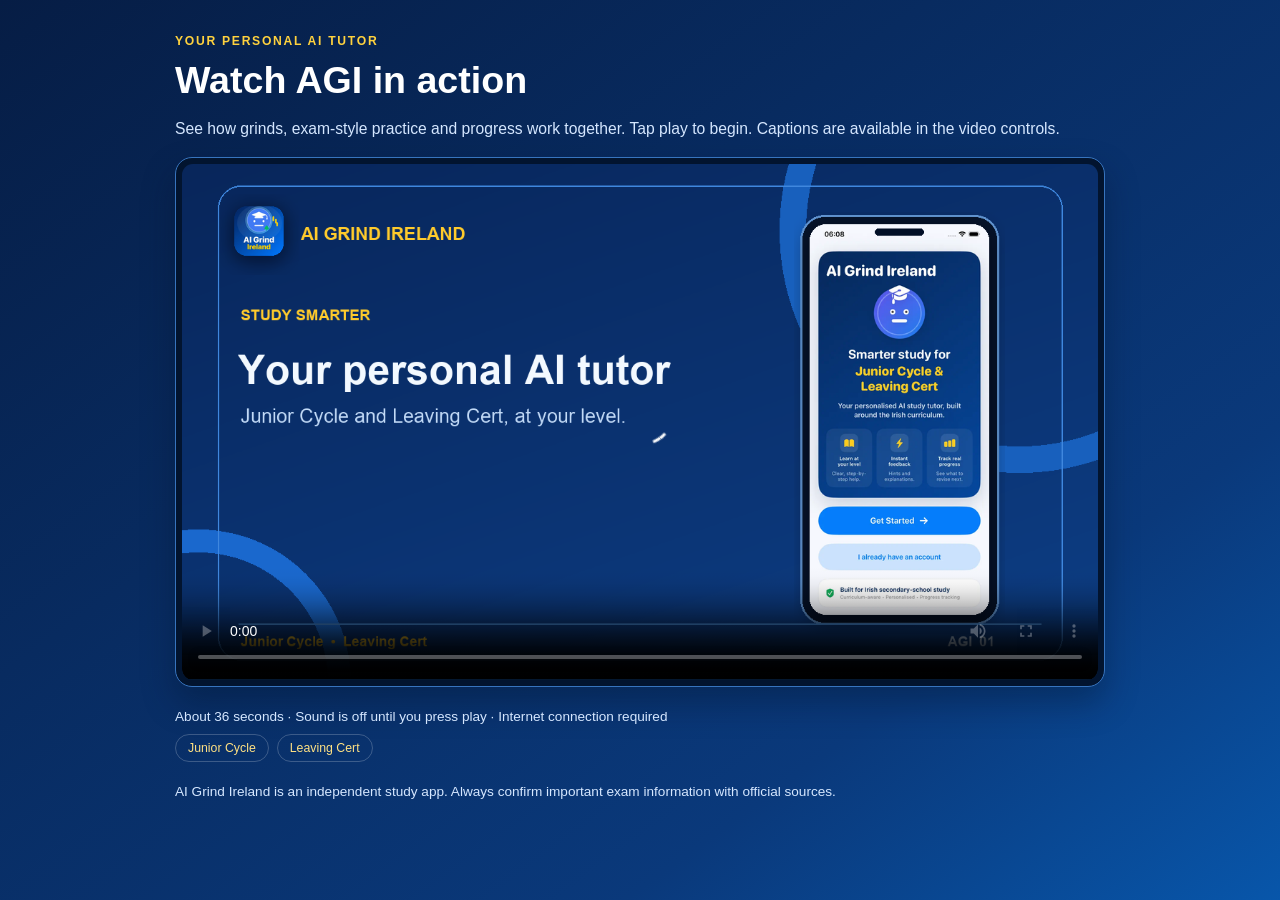
<file: app-tour.html>
<!doctype html>
<html lang="en-IE">
<head>
  <meta charset="utf-8">
  <meta name="viewport" content="width=device-width, initial-scale=1, viewport-fit=cover">
  <meta name="theme-color" content="#092a61">
  <title>Watch AGI in Action | AI Grind Ireland</title>
  <meta name="description" content="Watch a short, captioned AI Grind Ireland app tour: choose subjects, practise curriculum topics and track progress for Junior Cycle and Leaving Cert.">
  <link rel="canonical" href="https://aigrindireland.ie/app-tour.html">
  <meta property="og:title" content="Watch AGI in Action | AI Grind Ireland"><meta property="og:description" content="See how grinds, exam-style practice and progress work together."><meta property="og:image" content="https://aigrindireland.ie/promo-preview/frame_01.png">
  <style>
    * { box-sizing: border-box; }
    :root { color-scheme: dark; font-family: -apple-system, BlinkMacSystemFont, "Segoe UI", Arial, sans-serif; }
    body { margin: 0; min-height: 100dvh; color: #fff; background: linear-gradient(144deg, #061d45, #0a397b 74%, #0856aa); padding: clamp(14px, 4vw, 32px); }
    main { max-width: 930px; margin: 0 auto; }
    .eyebrow { text-transform: uppercase; letter-spacing: .14em; color: #ffd23e; font-weight: 800; font-size: .76rem; margin: 0 0 8px; }
    h1 { margin: 0 0 9px; line-height: 1.13; font-size: clamp(1.55rem, 5vw, 2.35rem); }
    p { line-height: 1.55; color: #d5e7ff; font-size: .98rem; }
    .video { background: #02142f; border: 1px solid #3774be; padding: 6px; border-radius: 17px; box-shadow: 0 16px 32px #00142b5c; margin-top: 16px; overflow: hidden; }
    video { display: block; width: 100%; aspect-ratio: 16 / 9; height: auto; background: #041830; border-radius: 11px; }
    video:focus-visible { outline: 3px solid #ffd23e; outline-offset: 2px; }
    .footnote { font-size: .85rem; margin: 19px 0 0; }
    .pill { display: inline-block; border: 1px solid #ffffff35; border-radius: 99px; padding: 6px 12px; font-size: .77rem; color: #ffe183; margin: 7px 8px 0 0; }
    @media (max-width: 480px) { body { padding: 15px; } .video { padding: 3px; border-radius: 13px; } video { border-radius: 9px; } }
  </style>
</head>
<body>
  <main>
    <p class="eyebrow">Your personal AI tutor</p>
    <h1>Watch AGI in action</h1>
    <p>See how grinds, exam-style practice and progress work together. Tap play to begin. Captions are available in the video controls.</p>
    <div class="video">
      <video controls playsinline preload="metadata" poster="promo-preview/frame_01.png" aria-label="AI Grind Ireland app tour">
        <source src="promo-preview/AIGrindIreland_Homepage_Preview.mp4" type="video/mp4">
        <track kind="captions" src="promo-preview/captions.vtt" srclang="en" label="English" default>
        Your browser does not support video playback.
      </video>
    </div>
    <p class="footnote">About 36 seconds · Sound is off until you press play · Internet connection required</p>
    <span class="pill">Junior Cycle</span><span class="pill">Leaving Cert</span>
    <p class="footnote">AI Grind Ireland is an independent study app. Always confirm important exam information with official sources.</p>
  </main>
</body>
</html>
</file>
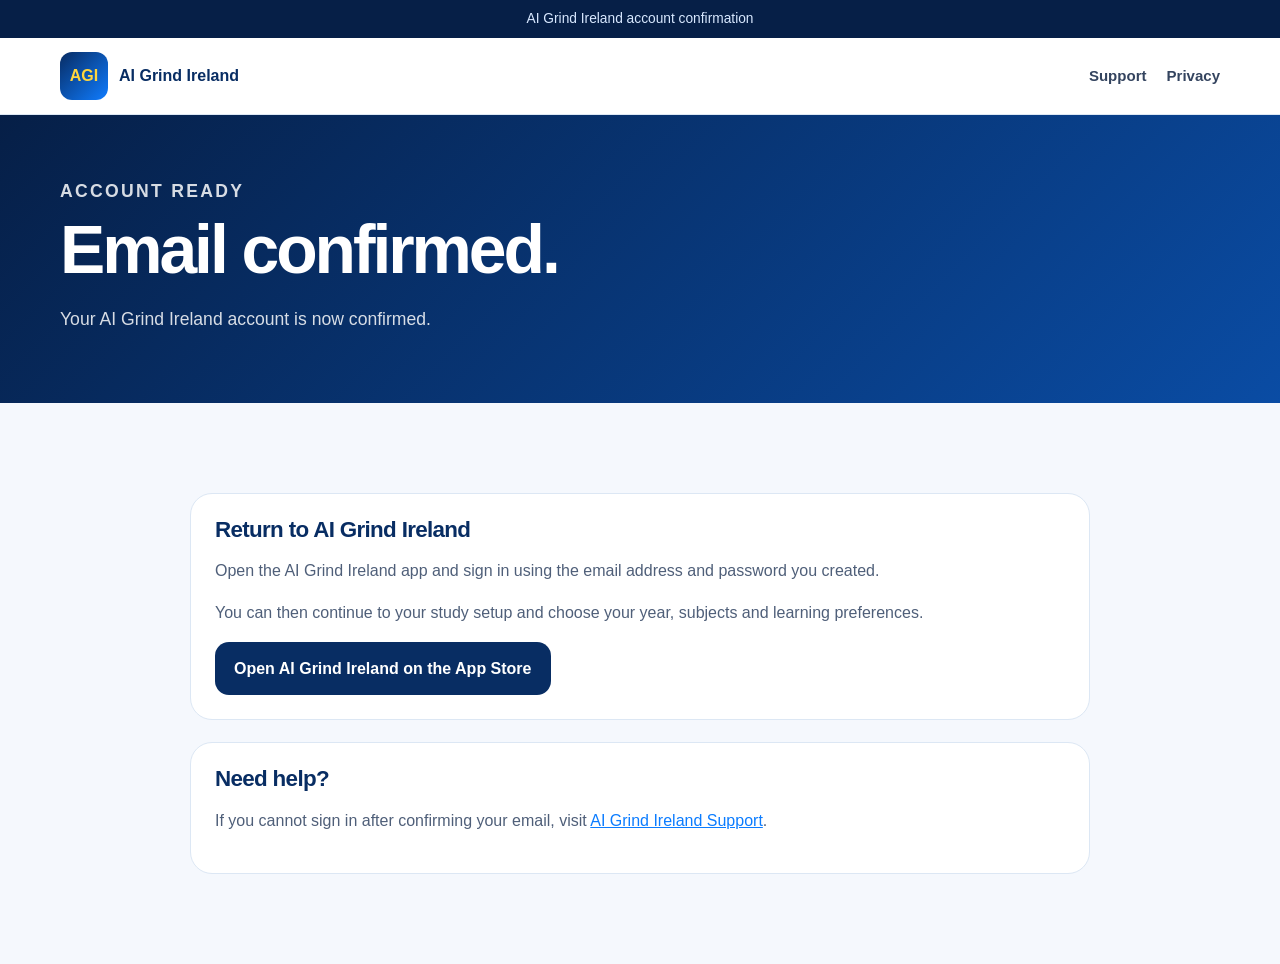
<file: confirmed.html>
<!doctype html><html lang="en-IE"><head>
<meta charset="utf-8"><meta name="viewport" content="width=device-width,initial-scale=1">
<title>AI Grind Ireland – Email Confirmed</title><meta name="description" content="Email confirmation complete for AI Grind Ireland."><meta name="robots" content="noindex,nofollow"><link rel="canonical" href="https://aigrindireland.ie/confirmed.html"><meta name="theme-color" content="#082c63"><link rel="stylesheet" href="styles.css"></head><body>
<div class="topline"><div class="container">AI Grind Ireland account confirmation</div></div><header class="site-header"><div class="container navbar"><a class="brand" href="./"><span style="width:48px;height:48px;border-radius:12px;background:linear-gradient(135deg,#082c63,#0f7cff);display:grid;place-items:center;color:#ffd53d;font-weight:900">AGI</span><span>AI Grind Ireland</span></a><nav class="navlinks"><a href="support.html">Support</a><a href="privacy.html">Privacy</a></nav></div></header>
<main id="main"><section class="page-hero"><div class="container"><p class="eyebrow">Account ready</p><h1>Email confirmed.</h1><p>Your AI Grind Ireland account is now confirmed.</p></div></section><section><div class="container content"><div class="legal-card"><h2>Return to AI Grind Ireland</h2><p>Open the AI Grind Ireland app and sign in using the email address and password you created.</p><p>You can then continue to your study setup and choose your year, subjects and learning preferences.</p><a class="btn btn-dark" href="https://apps.apple.com/ie/app/id6817309101" target="_blank" rel="noopener">Open AI Grind Ireland on the App Store</a></div><div class="legal-card"><h2>Need help?</h2><p>If you cannot sign in after confirming your email, visit <a href="support.html">AI Grind Ireland Support</a>.</p></div></div></section></main></body></html>
</file>
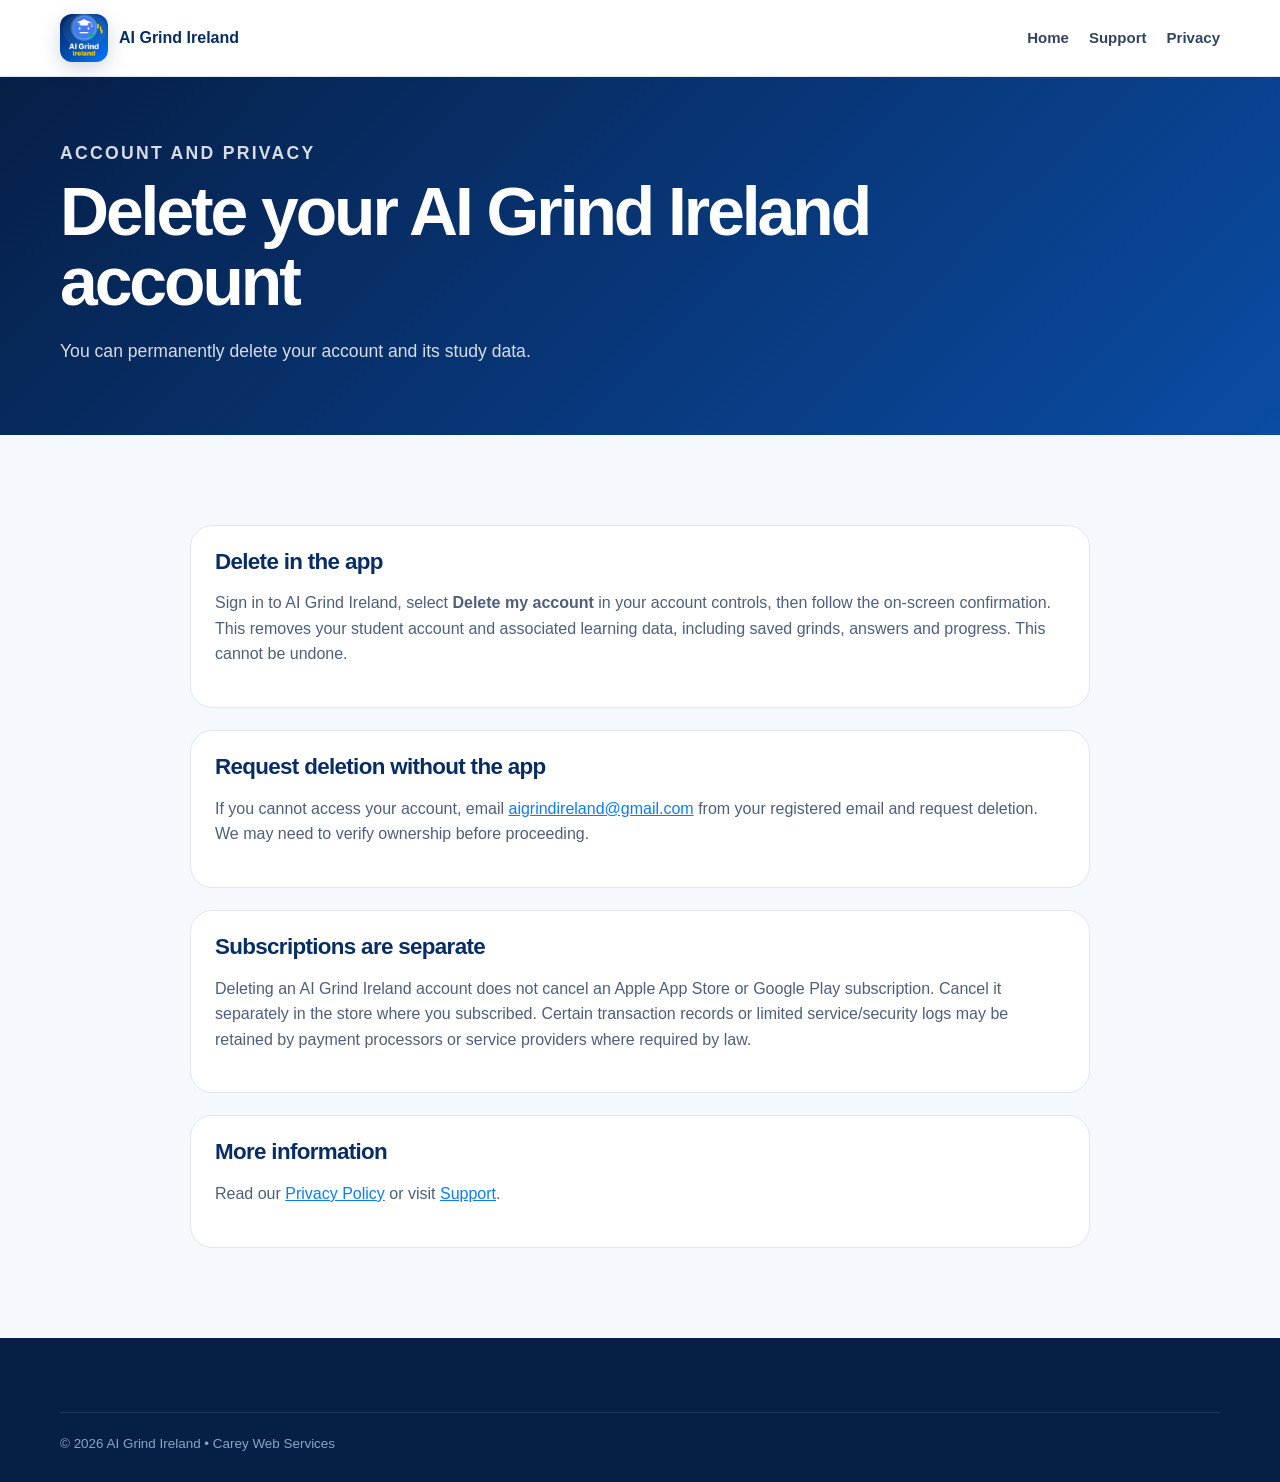
<file: delete-account.html>
<!doctype html>
<html lang="en-IE">
<head><meta charset="utf-8"><meta name="viewport" content="width=device-width,initial-scale=1">
<title>Delete your AI Grind Ireland account</title>
<meta name="description" content="Instructions for permanently deleting your AI Grind Ireland account and study data.">
<link rel="canonical" href="https://aigrindireland.ie/delete-account.html">
<link rel="stylesheet" href="styles.css"></head>
<body><a class="skip" href="#main">Skip to content</a>
<header class="site-header"><div class="container navbar"><a class="brand" href="./"><img src="assets/app-icon.webp" alt="" width="48" height="48"><span>AI Grind Ireland</span></a><nav class="navlinks"><a href="./">Home</a><a href="support.html">Support</a><a href="privacy.html">Privacy</a></nav></div></header>
<main id="main">
<section class="page-hero"><div class="container"><p class="eyebrow">Account and privacy</p><h1>Delete your AI Grind Ireland account</h1><p>You can permanently delete your account and its study data.</p></div></section>
<section><div class="container content">
<div class="legal-card"><h2>Delete in the app</h2><p>Sign in to AI Grind Ireland, select <strong>Delete my account</strong> in your account controls, then follow the on-screen confirmation. This removes your student account and associated learning data, including saved grinds, answers and progress. This cannot be undone.</p></div>
<div class="legal-card"><h2>Request deletion without the app</h2><p>If you cannot access your account, email <a href="mailto:aigrindireland@gmail.com?subject=AI%20Grind%20Ireland%20account%20deletion">aigrindireland@gmail.com</a> from your registered email and request deletion. We may need to verify ownership before proceeding.</p></div>
<div class="legal-card"><h2>Subscriptions are separate</h2><p>Deleting an AI Grind Ireland account does not cancel an Apple App Store or Google Play subscription. Cancel it separately in the store where you subscribed. Certain transaction records or limited service/security logs may be retained by payment processors or service providers where required by law.</p></div>
<div class="legal-card"><h2>More information</h2><p>Read our <a href="privacy.html">Privacy Policy</a> or visit <a href="support.html">Support</a>.</p></div>
</div></section></main>
<footer><div class="container"><div class="footer-bottom">© 2026 AI Grind Ireland • Carey Web Services</div></div></footer></body></html>
</file>
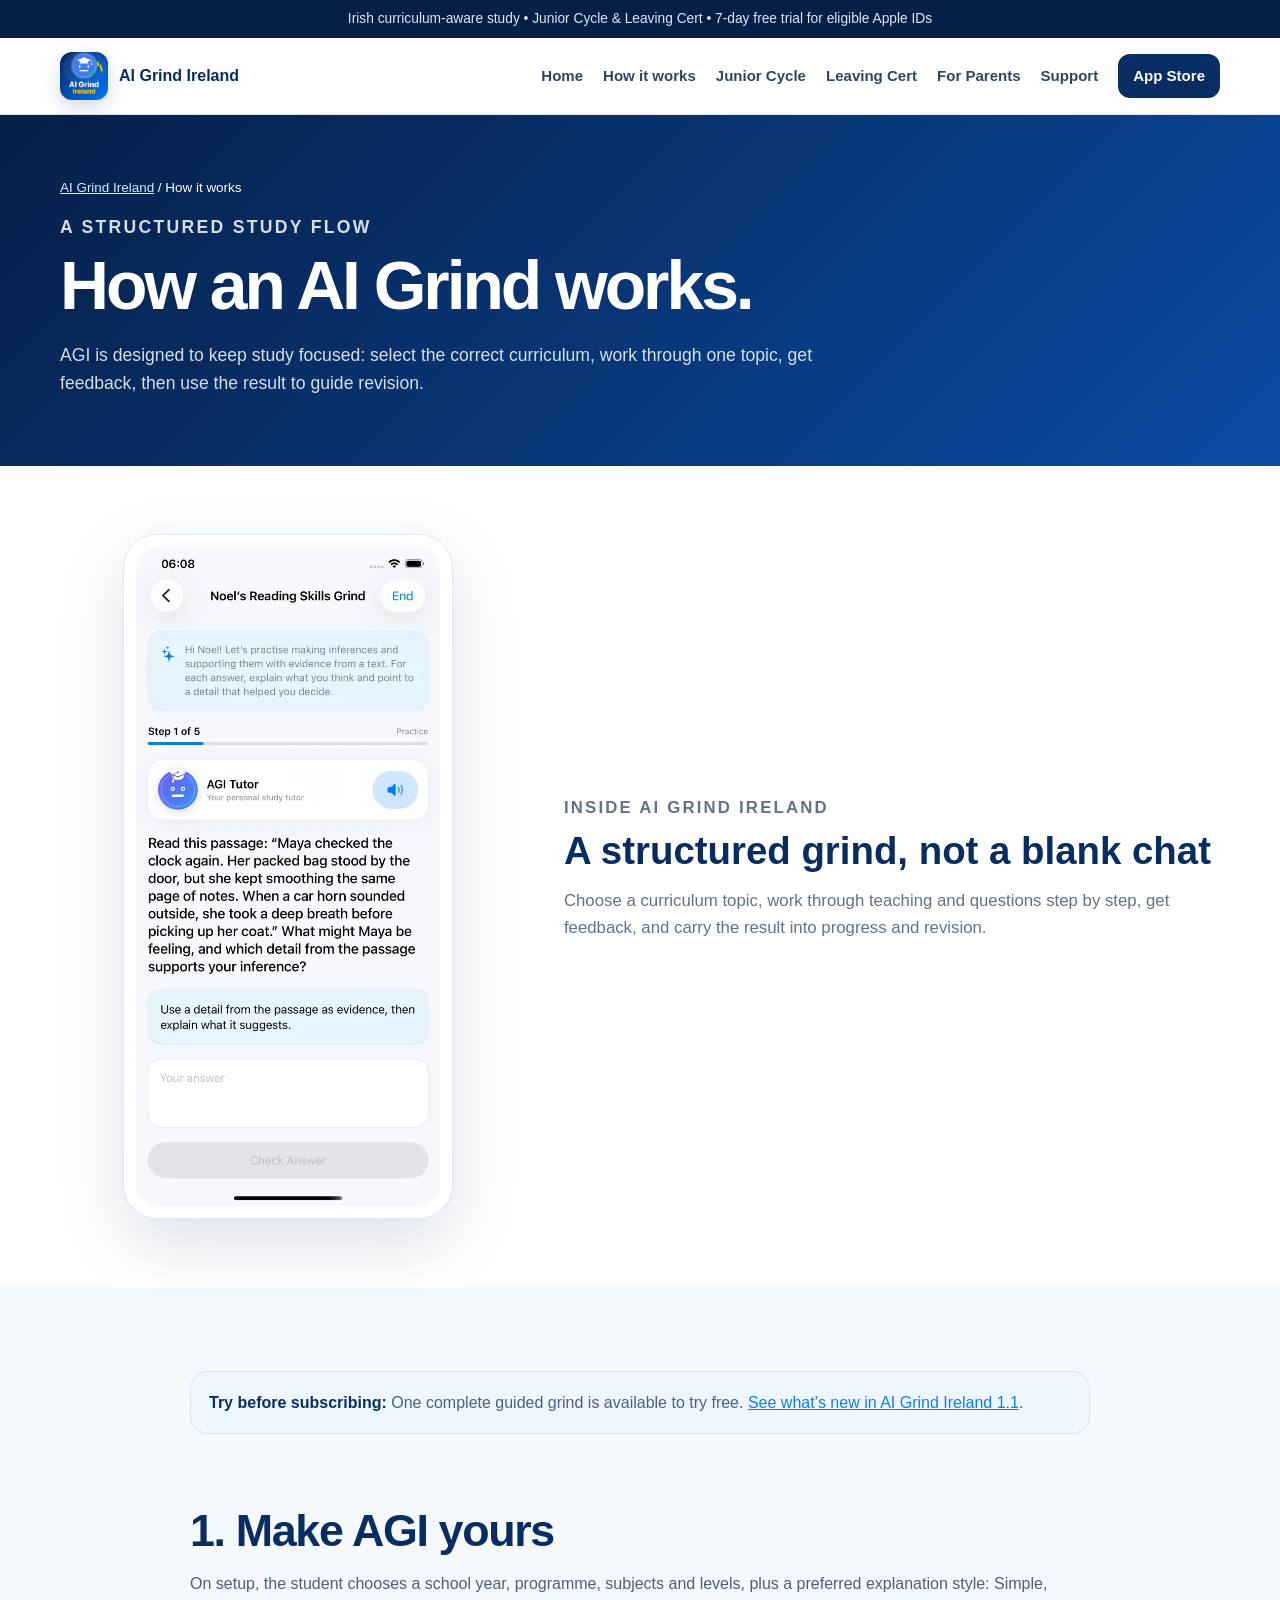
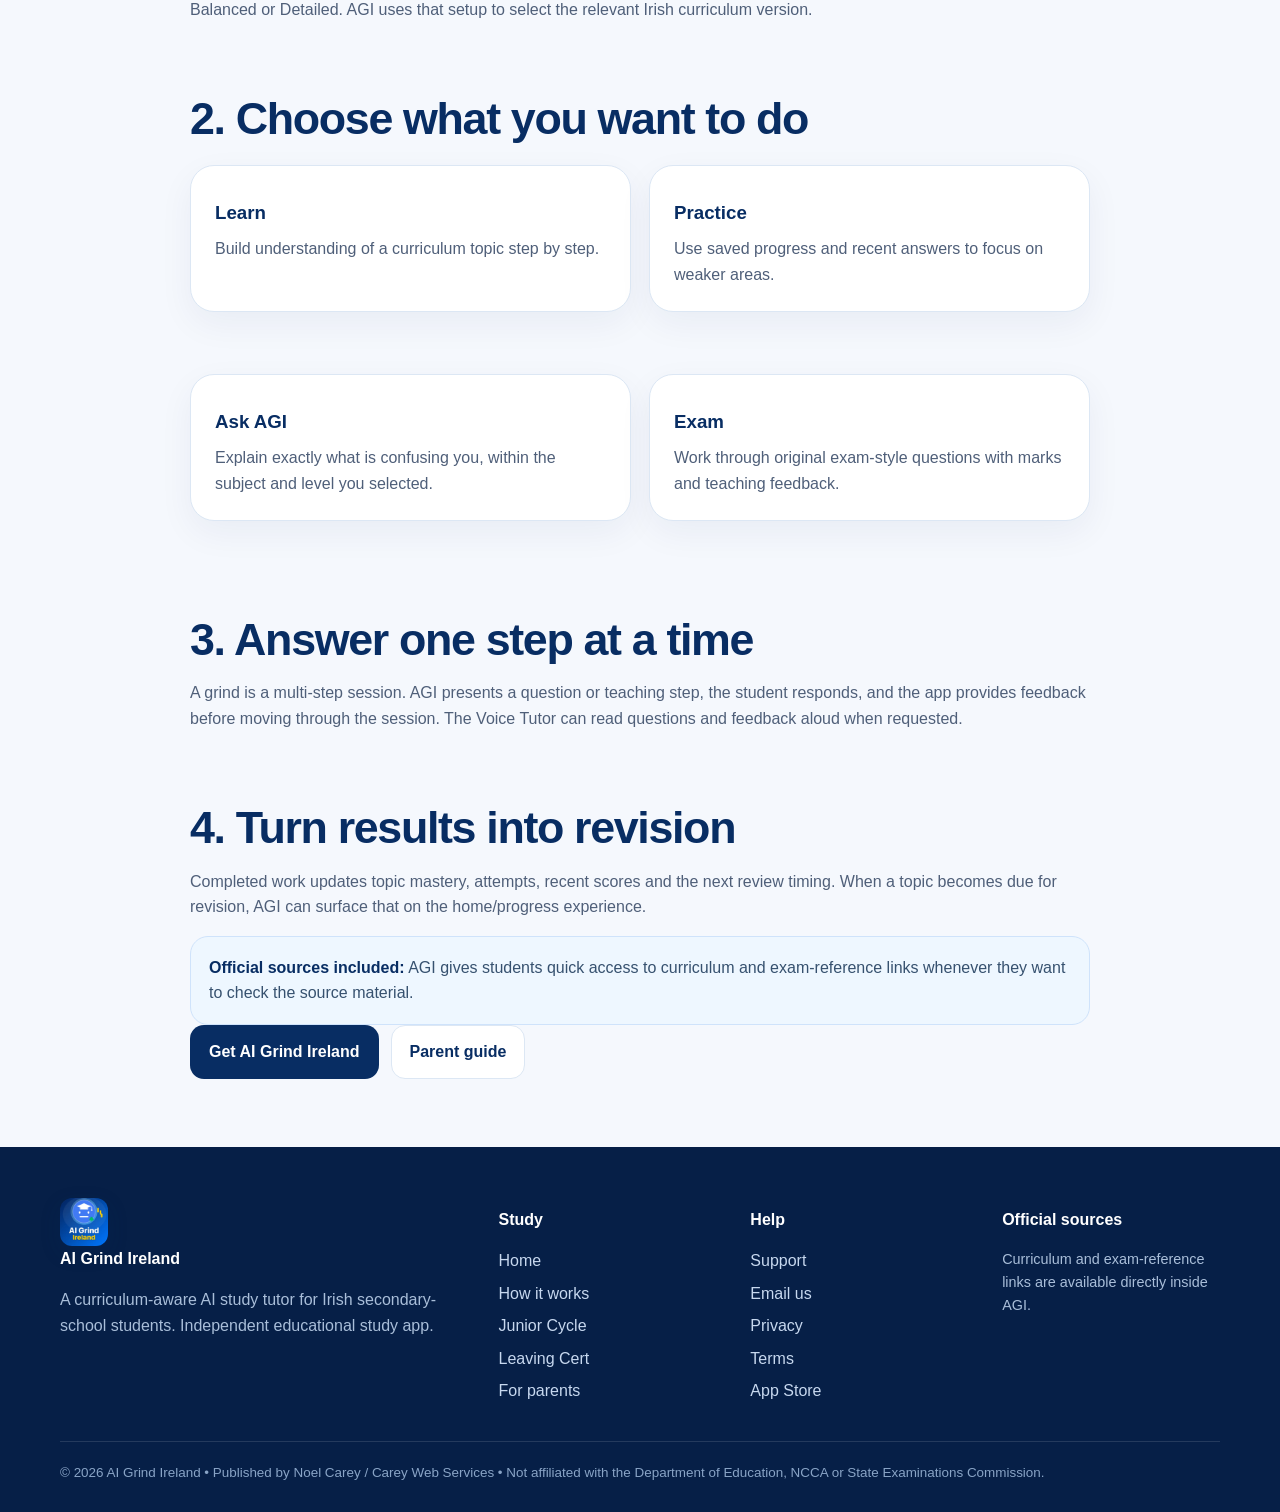
<file: how-it-works.html>
<!doctype html><html lang="en-IE"><head>
<meta charset="utf-8"><meta name="viewport" content="width=device-width,initial-scale=1">
<title>How AI Grind Ireland Works | Personalised AI Grinds</title>
<meta name="description" content="See how AI Grind Ireland turns Irish curriculum topics into personalised Learn, Practice, Ask AGI and Exam sessions with feedback, mastery and revision.">
<meta name="robots" content="index,follow">
<link rel="canonical" href="https://aigrindireland.ie/how-it-works.html">
<meta property="og:type" content="website"><meta property="og:site_name" content="AI Grind Ireland"><meta property="og:title" content="How AI Grind Ireland Works | Personalised AI Grinds"><meta property="og:description" content="See how AI Grind Ireland turns Irish curriculum topics into personalised Learn, Practice, Ask AGI and Exam sessions with feedback, mastery and revision."><meta property="og:url" content="https://aigrindireland.ie/how-it-works.html">
<meta name="twitter:card" content="summary"><meta name="theme-color" content="#082c63">
<meta name="apple-itunes-app" content="app-id=6817309101">
<link rel="icon" href="favicon.svg" type="image/svg+xml">
<link rel="stylesheet" href="styles.css">

</head><body><a class="skip" href="#main">Skip to content</a>
<div class="topline"><div class="container">Irish curriculum-aware study • Junior Cycle &amp; Leaving Cert • 7-day free trial for eligible Apple IDs</div></div>
<header class="site-header"><div class="container navbar">
<a class="brand" href="./"><img src="assets/app-icon.webp" alt="" width="48" height="48"><span>AI Grind Ireland</span></a>
<nav class="navlinks" aria-label="Main navigation"><a href="./">Home</a><a aria-current="page" href="how-it-works.html">How it works</a><a href="junior-cycle.html">Junior Cycle</a><a href="leaving-cert.html">Leaving Cert</a><a href="parents.html">For Parents</a><a href="support.html">Support</a><a class="nav-cta" href="https://apps.apple.com/ie/app/id6817309101" target="_blank" rel="noopener">App Store</a></nav>
</div></header><main id="main">
<section class="page-hero"><div class="container"><div class="breadcrumb"><a href="./">AI Grind Ireland</a> / How it works</div><p class="eyebrow">A structured study flow</p><h1>How an AI Grind works.</h1><p>AGI is designed to keep study focused: select the correct curriculum, work through one topic, get feedback, then use the result to guide revision.</p></div></section>
<section class="section-white"><div class="container feature-row">
<div class="feature-screen"><img src="assets/grind.webp" alt="AGI Tutor running a structured practice grind"></div>
<div class="feature-copy"><p class="kicker">Inside AI Grind Ireland</p><h2>A structured grind, not a blank chat</h2><p>Choose a curriculum topic, work through teaching and questions step by step, get feedback, and carry the result into progress and revision.</p></div>
</div></section>
<section><div class="container content">
<p class="note"><strong>Try before subscribing:</strong> One complete guided grind is available to try free. <a href="/whats-new.html">See what’s new in AI Grind Ireland 1.1</a>.</p>
<h2>1. Make AGI yours</h2><p>On setup, the student chooses a school year, programme, subjects and levels, plus a preferred explanation style: Simple, Balanced or Detailed. AGI uses that setup to select the relevant Irish curriculum version.</p>
<h2>2. Choose what you want to do</h2><div class="grid grid-2"><div class="card"><h3>Learn</h3><p>Build understanding of a curriculum topic step by step.</p></div><div class="card"><h3>Practice</h3><p>Use saved progress and recent answers to focus on weaker areas.</p></div><div class="card"><h3>Ask AGI</h3><p>Explain exactly what is confusing you, within the subject and level you selected.</p></div><div class="card"><h3>Exam</h3><p>Work through original exam-style questions with marks and teaching feedback.</p></div></div>
<h2>3. Answer one step at a time</h2><p>A grind is a multi-step session. AGI presents a question or teaching step, the student responds, and the app provides feedback before moving through the session. The Voice Tutor can read questions and feedback aloud when requested.</p>
<h2>4. Turn results into revision</h2><p>Completed work updates topic mastery, attempts, recent scores and the next review timing. When a topic becomes due for revision, AGI can surface that on the home/progress experience.</p>
<div class="note"><strong>Official sources included:</strong> AGI gives students quick access to curriculum and exam-reference links whenever they want to check the source material.</div>
<div class="inline-cta"><a class="btn btn-dark" href="https://apps.apple.com/ie/app/id6817309101" target="_blank" rel="noopener">Get AI Grind Ireland</a><a class="btn btn-outline" href="parents.html">Parent guide</a></div>
</div></section></main><footer><div class="container"><div class="footer-grid">
<div><a class="brand" href="./" style="color:#fff"><img src="assets/app-icon.webp" alt="" width="48" height="48"><span>AI Grind Ireland</span></a><p style="max-width:420px">A curriculum-aware AI study tutor for Irish secondary-school students. Independent educational study app.</p></div>
<div><h3>Study</h3><a href="./">Home</a><a href="how-it-works.html">How it works</a><a href="junior-cycle.html">Junior Cycle</a><a href="leaving-cert.html">Leaving Cert</a><a href="parents.html">For parents</a></div>
<div><h3>Help</h3><a href="support.html">Support</a><a href="mailto:aigrindireland@gmail.com?subject=AI%20Grind%20Ireland%20Enquiry">Email us</a><a href="privacy.html">Privacy</a><a href="terms.html">Terms</a><a href="https://apps.apple.com/ie/app/id6817309101" target="_blank" rel="noopener">App Store</a></div>
<div><h3>Official sources</h3><p style="font-size:.9rem">Curriculum and exam-reference links are available directly inside AGI.</p></div>
</div><div class="footer-bottom">© 2026 AI Grind Ireland • Published by Noel Carey / Carey Web Services • Not affiliated with the Department of Education, NCCA or State Examinations Commission.</div></div></footer></body></html>
</file>
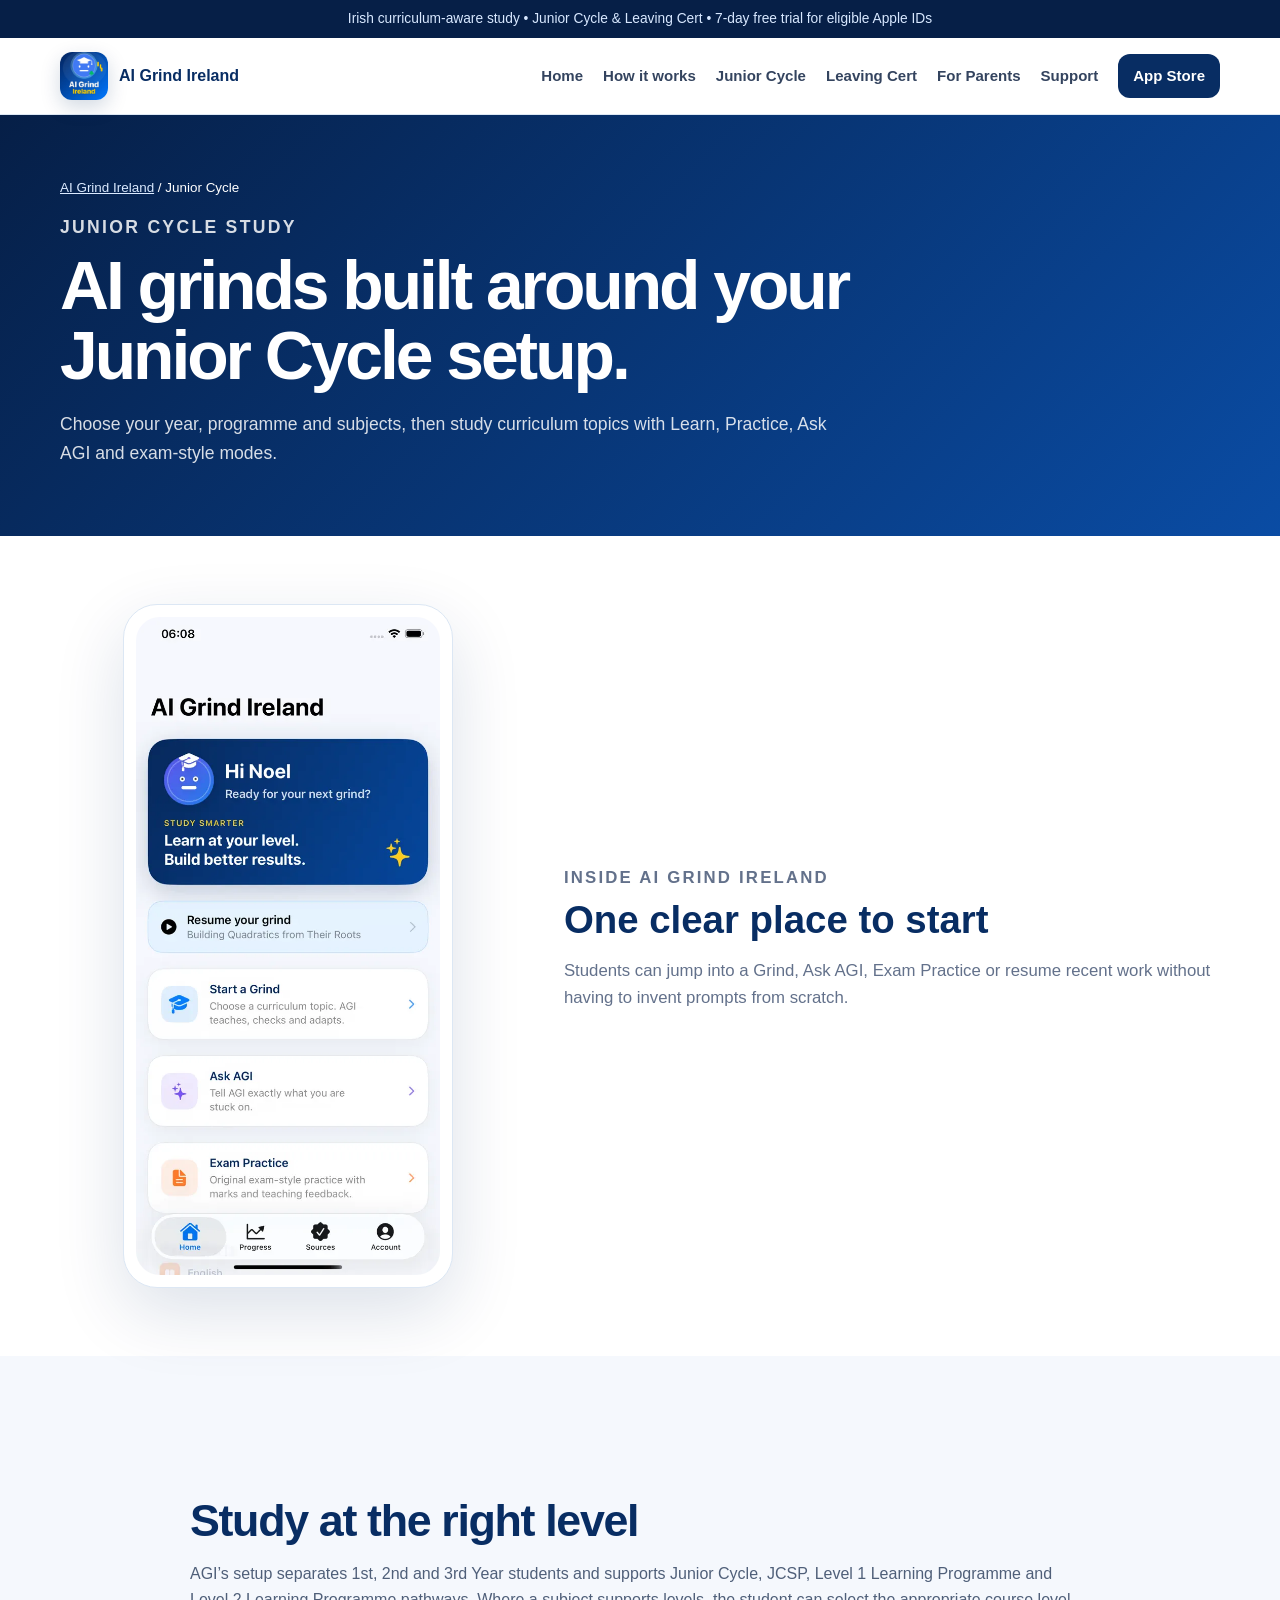
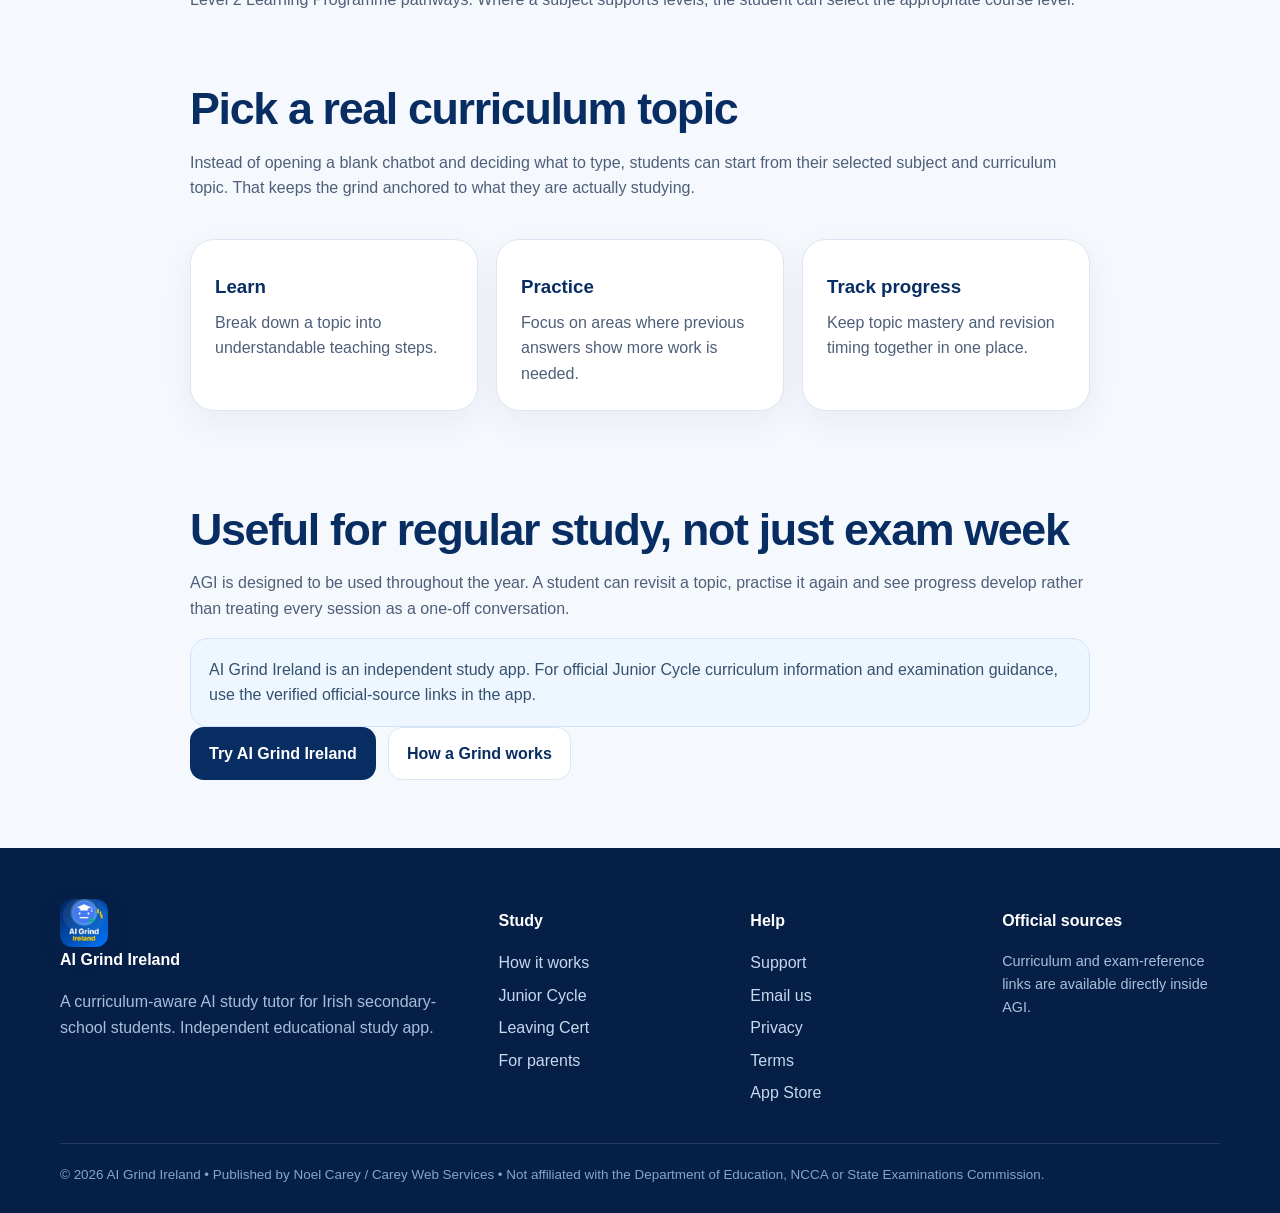
<file: junior-cycle.html>
<!doctype html><html lang="en-IE"><head>
<meta charset="utf-8"><meta name="viewport" content="width=device-width,initial-scale=1">
<title>Junior Cycle AI Grinds Ireland | AI Grind Ireland</title>
<meta name="description" content="AI Grind Ireland supports Junior Cycle study with curriculum-aware grinds, practice, Ask AGI, topic mastery and revision built around the student's subjects.">
<meta name="robots" content="index,follow">
<link rel="canonical" href="https://aigrindireland.ie/junior-cycle.html">
<meta property="og:type" content="website"><meta property="og:site_name" content="AI Grind Ireland"><meta property="og:title" content="Junior Cycle AI Grinds Ireland | AI Grind Ireland"><meta property="og:description" content="AI Grind Ireland supports Junior Cycle study with curriculum-aware grinds, practice, Ask AGI, topic mastery and revision built around the student's subjects."><meta property="og:url" content="https://aigrindireland.ie/junior-cycle.html">
<meta name="twitter:card" content="summary"><meta name="theme-color" content="#082c63">
<meta name="apple-itunes-app" content="app-id=6817309101">
<link rel="icon" href="favicon.svg" type="image/svg+xml">
<link rel="stylesheet" href="styles.css">

</head><body><a class="skip" href="#main">Skip to content</a>
<div class="topline"><div class="container">Irish curriculum-aware study • Junior Cycle &amp; Leaving Cert • 7-day free trial for eligible Apple IDs</div></div>
<header class="site-header"><div class="container navbar">
<a class="brand" href="./"><img src="assets/app-icon.webp" alt="" width="48" height="48"><span>AI Grind Ireland</span></a>
<nav class="navlinks" aria-label="Main navigation"><a href="./">Home</a><a href="how-it-works.html">How it works</a><a aria-current="page" href="junior-cycle.html">Junior Cycle</a><a href="leaving-cert.html">Leaving Cert</a><a href="parents.html">For Parents</a><a href="support.html">Support</a><a class="nav-cta" href="https://apps.apple.com/ie/app/id6817309101" target="_blank" rel="noopener">App Store</a></nav>
</div></header><main id="main">
<section class="page-hero"><div class="container"><div class="breadcrumb"><a href="./">AI Grind Ireland</a> / Junior Cycle</div><p class="eyebrow">Junior Cycle study</p><h1>AI grinds built around your Junior Cycle setup.</h1><p>Choose your year, programme and subjects, then study curriculum topics with Learn, Practice, Ask AGI and exam-style modes.</p></div></section>
<section class="section-white"><div class="container feature-row">
<div class="feature-screen"><img src="assets/home.webp" alt="AI Grind Ireland home screen for Junior Cycle study"></div>
<div class="feature-copy"><p class="kicker">Inside AI Grind Ireland</p><h2>One clear place to start</h2><p>Students can jump into a Grind, Ask AGI, Exam Practice or resume recent work without having to invent prompts from scratch.</p></div>
</div></section>
<section><div class="container content">
<h2>Study at the right level</h2><p>AGI’s setup separates 1st, 2nd and 3rd Year students and supports Junior Cycle, JCSP, Level 1 Learning Programme and Level 2 Learning Programme pathways. Where a subject supports levels, the student can select the appropriate course level.</p>
<h2>Pick a real curriculum topic</h2><p>Instead of opening a blank chatbot and deciding what to type, students can start from their selected subject and curriculum topic. That keeps the grind anchored to what they are actually studying.</p>
<div class="grid grid-3"><div class="card"><h3>Learn</h3><p>Break down a topic into understandable teaching steps.</p></div><div class="card"><h3>Practice</h3><p>Focus on areas where previous answers show more work is needed.</p></div><div class="card"><h3>Track progress</h3><p>Keep topic mastery and revision timing together in one place.</p></div></div>
<h2>Useful for regular study, not just exam week</h2><p>AGI is designed to be used throughout the year. A student can revisit a topic, practise it again and see progress develop rather than treating every session as a one-off conversation.</p>
<div class="note">AI Grind Ireland is an independent study app. For official Junior Cycle curriculum information and examination guidance, use the verified official-source links in the app.</div>
<div class="inline-cta"><a class="btn btn-dark" href="https://apps.apple.com/ie/app/id6817309101" target="_blank" rel="noopener">Try AI Grind Ireland</a><a class="btn btn-outline" href="how-it-works.html">How a Grind works</a></div>
</div></section></main><footer><div class="container"><div class="footer-grid">
<div><a class="brand" href="./" style="color:#fff"><img src="assets/app-icon.webp" alt="" width="48" height="48"><span>AI Grind Ireland</span></a><p style="max-width:420px">A curriculum-aware AI study tutor for Irish secondary-school students. Independent educational study app.</p></div>
<div><h3>Study</h3><a href="how-it-works.html">How it works</a><a href="junior-cycle.html">Junior Cycle</a><a href="leaving-cert.html">Leaving Cert</a><a href="parents.html">For parents</a></div>
<div><h3>Help</h3><a href="support.html">Support</a><a href="mailto:aigrindireland@gmail.com?subject=AI%20Grind%20Ireland%20Enquiry">Email us</a><a href="privacy.html">Privacy</a><a href="terms.html">Terms</a><a href="https://apps.apple.com/ie/app/id6817309101" target="_blank" rel="noopener">App Store</a></div>
<div><h3>Official sources</h3><p style="font-size:.9rem">Curriculum and exam-reference links are available directly inside AGI.</p></div>
</div><div class="footer-bottom">© 2026 AI Grind Ireland • Published by Noel Carey / Carey Web Services • Not affiliated with the Department of Education, NCCA or State Examinations Commission.</div></div></footer></body></html>
</file>
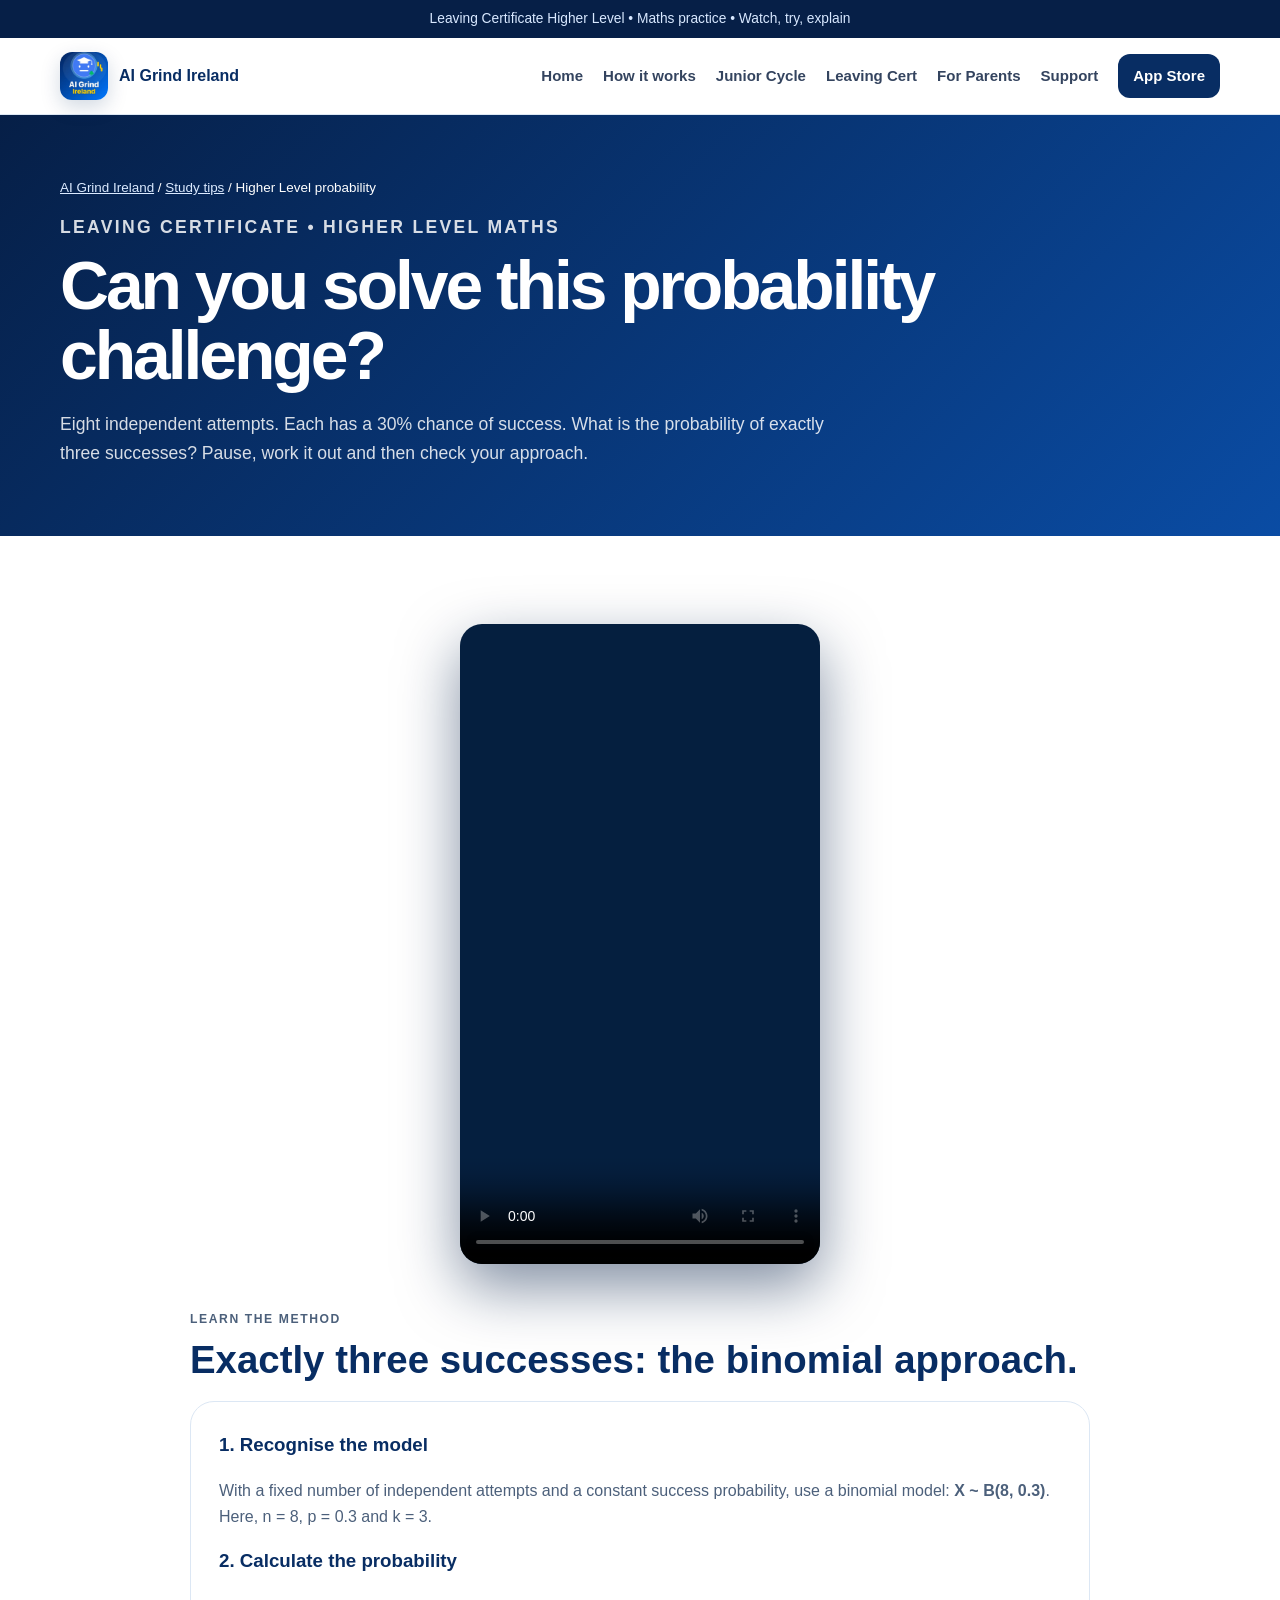
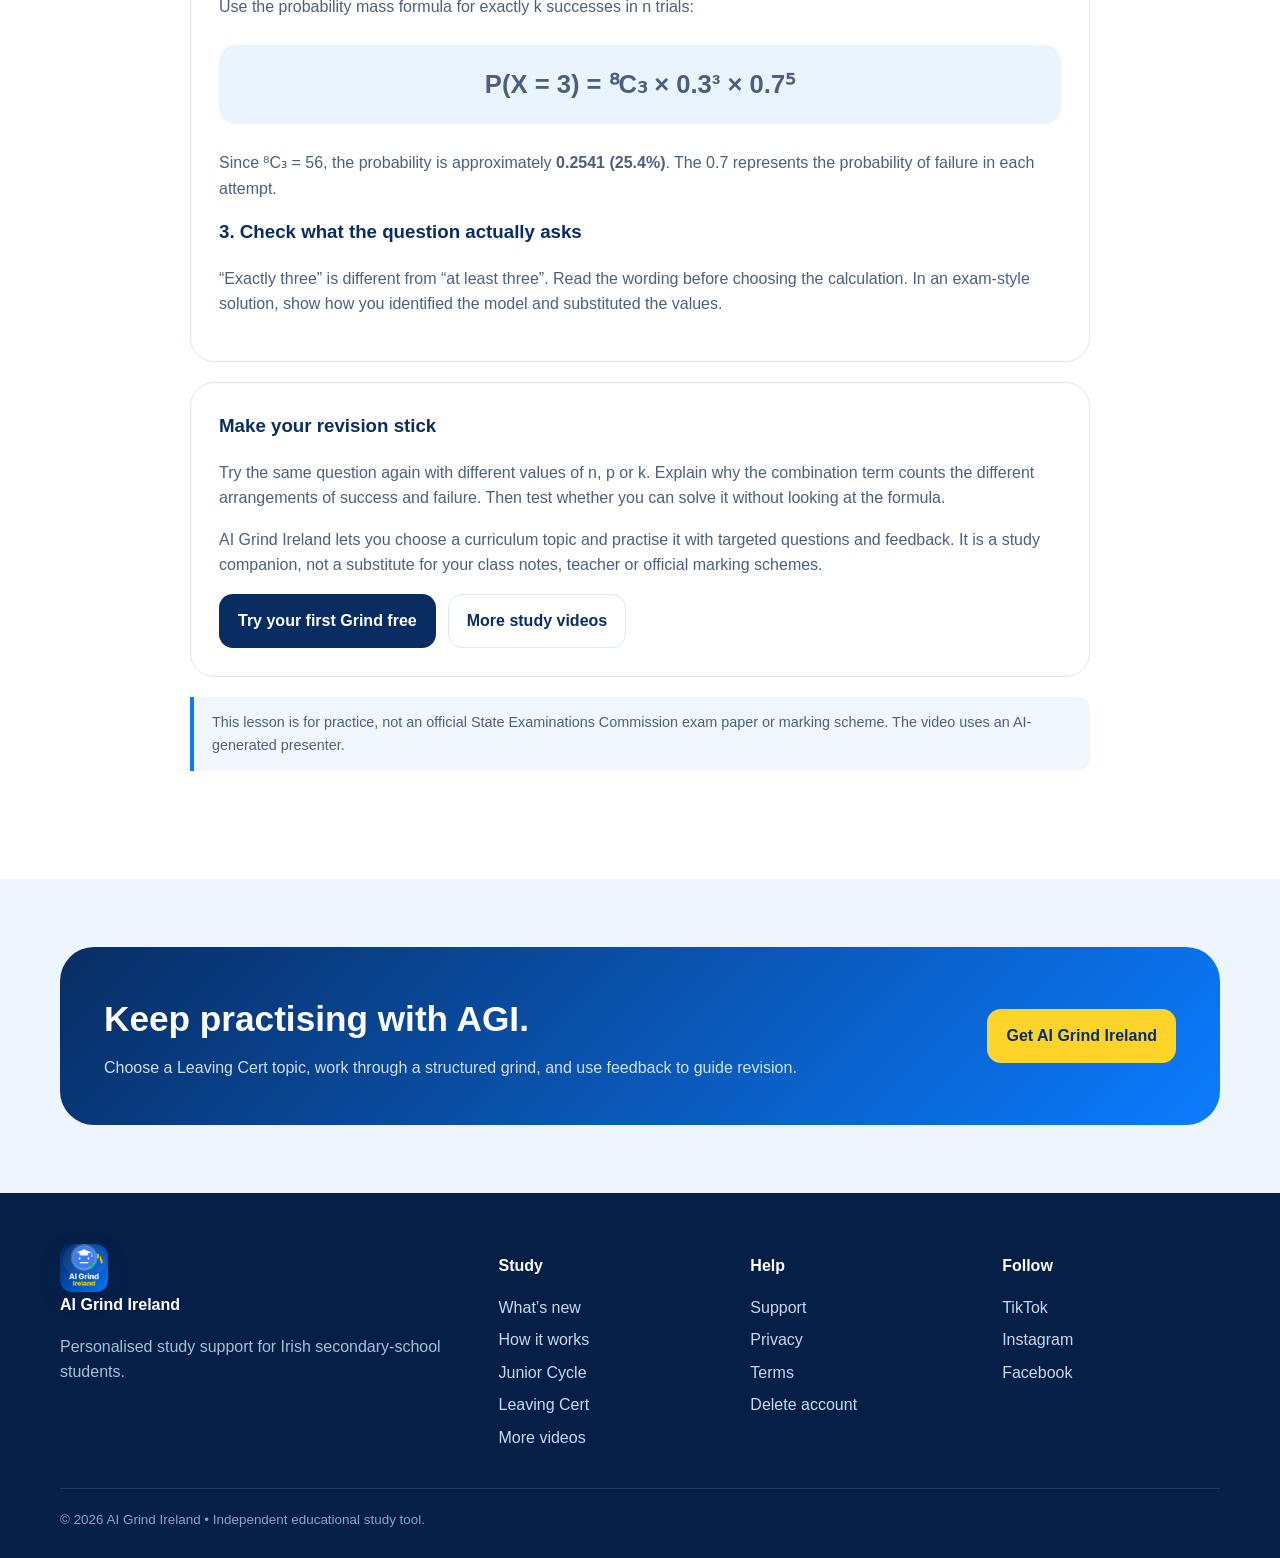
<file: leaving-cert-probability.html>
<!doctype html>
<html lang="en-IE">
<head>
<meta charset="utf-8"><meta name="viewport" content="width=device-width,initial-scale=1">
<title>Leaving Cert Higher Level Maths | Binomial Probability Practice | AI Grind Ireland</title>
<meta name="description" content="Try a Leaving Certificate Higher Level binomial probability question: exactly three successes in eight trials. Watch the 20-second challenge, then check your method.">
<meta name="robots" content="index,follow"><link rel="canonical" href="https://aigrindireland.ie/leaving-cert-probability.html">
<meta property="og:type" content="video.other"><meta property="og:site_name" content="AI Grind Ireland"><meta property="og:title" content="Leaving Cert Higher Level: Probability Challenge"><meta property="og:description" content="Eight attempts, 30% chance of success each. What is the probability of exactly three successes?">
<meta property="og:url" content="https://aigrindireland.ie/leaving-cert-probability.html"><meta property="og:image" content="https://aigrindireland.iehttps://agi-study-media.pages.dev/leaving-cert-higher-level-probability-poster.webp"><meta property="og:video" content="https://aigrindireland.iehttps://agi-study-media.pages.dev/leaving-cert-higher-level-probability.mp4"><meta name="twitter:card" content="summary_large_image">
<meta name="theme-color" content="#082d63"><link rel="icon" href="/assets/app-icon.webp"><link rel="stylesheet" href="/styles.css">
<script type="application/ld+json">{"@context":"https://schema.org","@type":"VideoObject","name":"Leaving Cert Higher Level: Binomial Probability Challenge","description":"A Leaving Certificate Higher Level probability revision question with eight independent attempts and a 30 percent success probability.","thumbnailUrl":"https://aigrindireland.iehttps://agi-study-media.pages.dev/leaving-cert-higher-level-probability-poster.webp","uploadDate":"2026-11-22T18:00:00+00:00","duration":"PT20S","contentUrl":"https://aigrindireland.iehttps://agi-study-media.pages.dev/leaving-cert-higher-level-probability.mp4","embedUrl":"https://aigrindireland.ie/leaving-cert-probability.html","isAccessibleForFree":true,"publisher":{"@type":"Organization","name":"AI Grind Ireland","url":"https://aigrindireland.ie"}}</script>
</head>
<body>
<a class="skip" href="#main">Skip to content</a>
<div class="topline"><div class="container">Leaving Certificate Higher Level • Maths practice • Watch, try, explain</div></div>
<header class="site-header"><div class="container navbar">
<a class="brand" href="/"><img src="/assets/app-icon.webp" alt="AI Grind Ireland app icon" width="48" height="48"><span>AI Grind Ireland</span></a>
<nav class="navlinks" aria-label="Main navigation"><a href="/">Home</a><a href="/how-it-works.html">How it works</a><a href="/junior-cycle.html">Junior Cycle</a><a href="/leaving-cert.html">Leaving Cert</a><a href="/parents.html">For Parents</a><a href="/support.html">Support</a><a class="nav-cta" href="https://apps.apple.com/ie/app/ai-grind-ireland/id6817309101" target="_blank" rel="noopener noreferrer">App Store</a></nav>
</div></header>
<main id="main">
<section class="page-hero"><div class="container"><div class="breadcrumb"><a href="/">AI Grind Ireland</a> / <a href="/video-tips.html">Study tips</a> / Higher Level probability</div><p class="eyebrow">Leaving Certificate • Higher Level Maths</p><h1>Can you solve this probability challenge?</h1><p>Eight independent attempts. Each has a 30% chance of success. What is the probability of exactly three successes? Pause, work it out and then check your approach.</p></div></section>
<section class="section-white"><div class="container">
<div class="agi-video-panel"><video controls playsinline preload="metadata" poster="https://agi-study-media.pages.dev/leaving-cert-higher-level-probability-poster.webp" width="720" height="1280" aria-label="Leaving Cert Higher Level probability revision challenge"><source src="https://agi-study-media.pages.dev/leaving-cert-higher-level-probability.mp4" type="video/mp4">Your browser cannot play video. <a href="https://agi-study-media.pages.dev/leaving-cert-higher-level-probability.mp4">Open the video</a>.</video></div>
<div class="agi-story">
<p class="kicker">Learn the method</p><h2>Exactly three successes: the binomial approach.</h2>
<div class="agi-lesson">
<h3>1. Recognise the model</h3>
<p>With a fixed number of independent attempts and a constant success probability, use a binomial model: <strong>X ~ B(8, 0.3)</strong>. Here, n = 8, p = 0.3 and k = 3.</p>
<h3>2. Calculate the probability</h3>
<p>Use the probability mass formula for exactly k successes in n trials:</p>
<p class="agi-math" aria-label="P of X equals 3 equals eight choose three times 0.3 cubed times 0.7 to the power of five">P(X = 3) = ⁸C₃ × 0.3³ × 0.7⁵</p>
<p>Since ⁸C₃ = 56, the probability is approximately <strong>0.2541 (25.4%)</strong>. The 0.7 represents the probability of failure in each attempt.</p>
<h3>3. Check what the question actually asks</h3>
<p>“Exactly three” is different from “at least three”. Read the wording before choosing the calculation. In an exam-style solution, show how you identified the model and substituted the values.</p>
</div>
<div class="agi-lesson"><h3>Make your revision stick</h3><p>Try the same question again with different values of n, p or k. Explain why the combination term counts the different arrangements of success and failure. Then test whether you can solve it without looking at the formula.</p><p>AI Grind Ireland lets you choose a curriculum topic and practise it with targeted questions and feedback. It is a study companion, not a substitute for your class notes, teacher or official marking schemes.</p><div class="inline-cta"><a class="btn btn-dark" href="https://apps.apple.com/ie/app/ai-grind-ireland/id6817309101" target="_blank" rel="noopener noreferrer">Try your first Grind free</a><a class="btn btn-outline" href="/video-tips.html">More study videos</a></div></div>
<p class="agi-learning-note">This lesson is for practice, not an official State Examinations Commission exam paper or marking scheme. The video uses an AI-generated presenter.</p>
</div>
</div></section>
<section class="section-soft"><div class="container"><div class="cta"><div><h2>Keep practising with AGI.</h2><p>Choose a Leaving Cert topic, work through a structured grind, and use feedback to guide revision.</p></div><a class="btn btn-primary" href="https://apps.apple.com/ie/app/ai-grind-ireland/id6817309101" target="_blank" rel="noopener noreferrer">Get AI Grind Ireland</a></div></div></section>
</main>
<footer><div class="container"><div class="footer-grid"><div><a class="brand" href="/" style="color:#fff"><img src="/assets/app-icon.webp" alt="" width="48" height="48"><span>AI Grind Ireland</span></a><p>Personalised study support for Irish secondary-school students.</p></div><div><h3>Study</h3><a href="/whats-new.html">What’s new</a><a href="/how-it-works.html">How it works</a><a href="/junior-cycle.html">Junior Cycle</a><a href="/leaving-cert.html">Leaving Cert</a><a href="/video-tips.html">More videos</a></div><div><h3>Help</h3><a href="/support.html">Support</a><a href="/privacy.html">Privacy</a><a href="/terms.html">Terms</a><a href="/delete-account.html">Delete account</a></div><div><h3>Follow</h3><a href="https://www.tiktok.com/@aigrindireland" target="_blank" rel="noopener noreferrer">TikTok</a><a href="https://www.instagram.com/aigrindireland/" target="_blank" rel="noopener noreferrer">Instagram</a><a href="https://www.facebook.com/profile.php?id=61596272470632" target="_blank" rel="noopener noreferrer">Facebook</a></div></div><div class="footer-bottom">© 2026 AI Grind Ireland • Independent educational study tool.</div></div></footer>
</body></html>
</file>
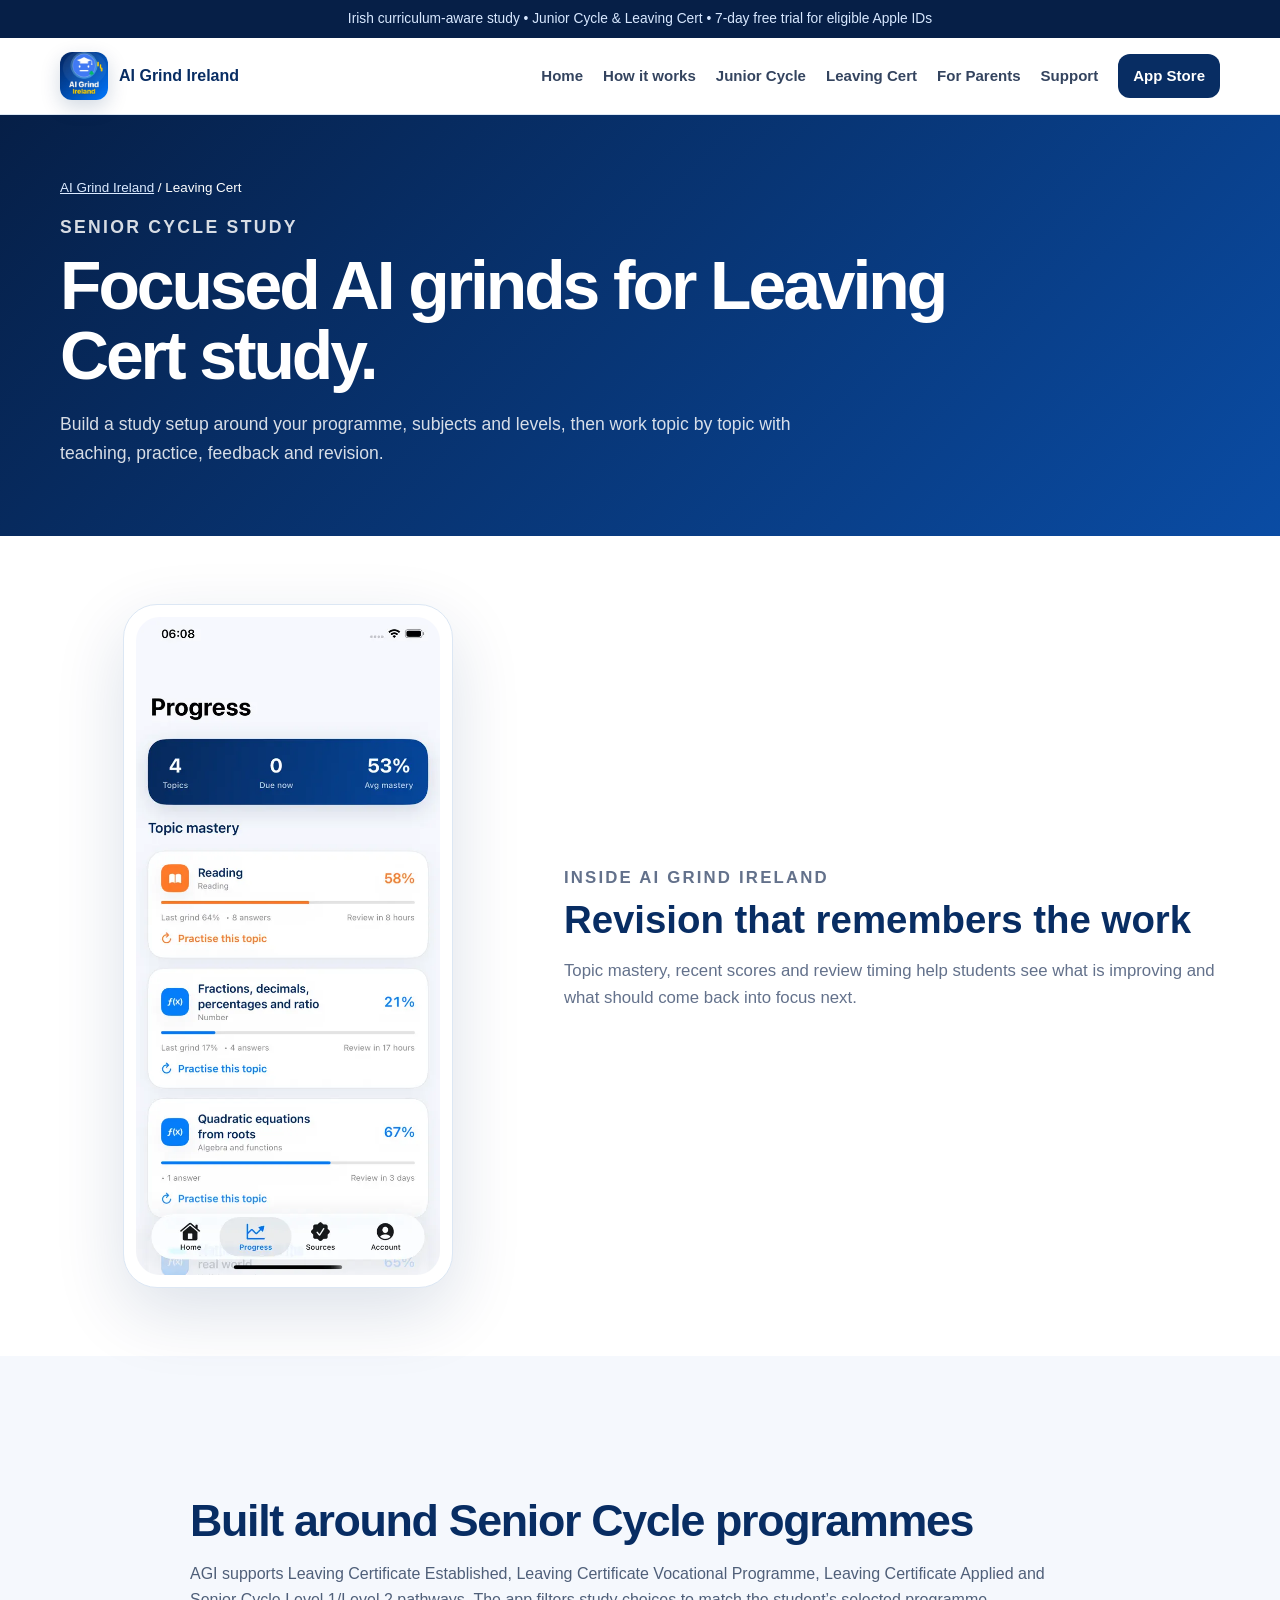
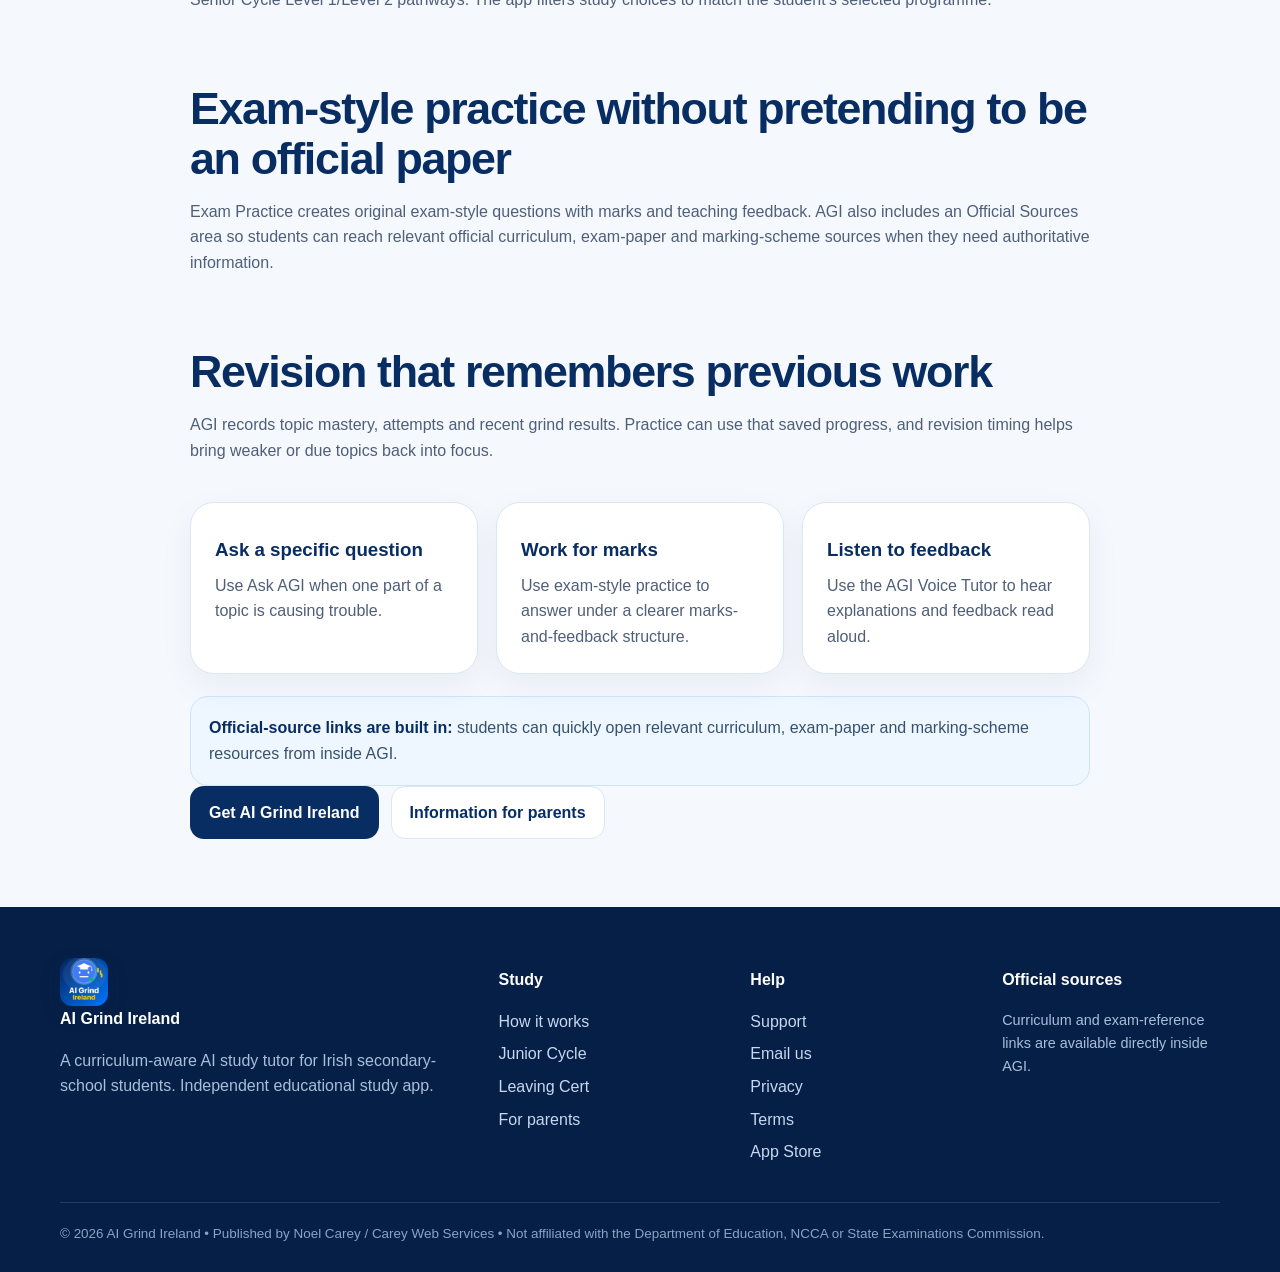
<file: leaving-cert.html>
<!doctype html><html lang="en-IE"><head>
<meta charset="utf-8"><meta name="viewport" content="width=device-width,initial-scale=1">
<title>Leaving Cert AI Grinds Ireland | AI Grind Ireland</title>
<meta name="description" content="Leaving Cert AI grinds with curriculum-aware teaching, practice, exam-style questions, feedback, topic mastery, adaptive revision and AGI Voice Tutor.">
<meta name="robots" content="index,follow">
<link rel="canonical" href="https://aigrindireland.ie/leaving-cert.html">
<meta property="og:type" content="website"><meta property="og:site_name" content="AI Grind Ireland"><meta property="og:title" content="Leaving Cert AI Grinds Ireland | AI Grind Ireland"><meta property="og:description" content="Leaving Cert AI grinds with curriculum-aware teaching, practice, exam-style questions, feedback, topic mastery, adaptive revision and AGI Voice Tutor."><meta property="og:url" content="https://aigrindireland.ie/leaving-cert.html">
<meta name="twitter:card" content="summary"><meta name="theme-color" content="#082c63">
<meta name="apple-itunes-app" content="app-id=6817309101">
<link rel="icon" href="favicon.svg" type="image/svg+xml">
<link rel="stylesheet" href="styles.css">

</head><body><a class="skip" href="#main">Skip to content</a>
<div class="topline"><div class="container">Irish curriculum-aware study • Junior Cycle &amp; Leaving Cert • 7-day free trial for eligible Apple IDs</div></div>
<header class="site-header"><div class="container navbar">
<a class="brand" href="./"><img src="assets/app-icon.webp" alt="" width="48" height="48"><span>AI Grind Ireland</span></a>
<nav class="navlinks" aria-label="Main navigation"><a href="./">Home</a><a href="how-it-works.html">How it works</a><a href="junior-cycle.html">Junior Cycle</a><a aria-current="page" href="leaving-cert.html">Leaving Cert</a><a href="parents.html">For Parents</a><a href="support.html">Support</a><a class="nav-cta" href="https://apps.apple.com/ie/app/id6817309101" target="_blank" rel="noopener">App Store</a></nav>
</div></header><main id="main">
<section class="page-hero"><div class="container"><div class="breadcrumb"><a href="./">AI Grind Ireland</a> / Leaving Cert</div><p class="eyebrow">Senior Cycle study</p><h1>Focused AI grinds for Leaving Cert study.</h1><p>Build a study setup around your programme, subjects and levels, then work topic by topic with teaching, practice, feedback and revision.</p></div></section>
<section class="section-white"><div class="container feature-row">
<div class="feature-screen"><img src="assets/progress.webp" alt="AI Grind Ireland progress screen"></div>
<div class="feature-copy"><p class="kicker">Inside AI Grind Ireland</p><h2>Revision that remembers the work</h2><p>Topic mastery, recent scores and review timing help students see what is improving and what should come back into focus next.</p></div>
</div></section>
<section><div class="container content">
<h2>Built around Senior Cycle programmes</h2><p>AGI supports Leaving Certificate Established, Leaving Certificate Vocational Programme, Leaving Certificate Applied and Senior Cycle Level 1/Level 2 pathways. The app filters study choices to match the student’s selected programme.</p>
<h2>Exam-style practice without pretending to be an official paper</h2><p>Exam Practice creates original exam-style questions with marks and teaching feedback. AGI also includes an Official Sources area so students can reach relevant official curriculum, exam-paper and marking-scheme sources when they need authoritative information.</p>
<h2>Revision that remembers previous work</h2><p>AGI records topic mastery, attempts and recent grind results. Practice can use that saved progress, and revision timing helps bring weaker or due topics back into focus.</p>
<div class="grid grid-3"><div class="card"><h3>Ask a specific question</h3><p>Use Ask AGI when one part of a topic is causing trouble.</p></div><div class="card"><h3>Work for marks</h3><p>Use exam-style practice to answer under a clearer marks-and-feedback structure.</p></div><div class="card"><h3>Listen to feedback</h3><p>Use the AGI Voice Tutor to hear explanations and feedback read aloud.</p></div></div>
<div class="note"><strong>Official-source links are built in:</strong> students can quickly open relevant curriculum, exam-paper and marking-scheme resources from inside AGI.</div>
<div class="inline-cta"><a class="btn btn-dark" href="https://apps.apple.com/ie/app/id6817309101" target="_blank" rel="noopener">Get AI Grind Ireland</a><a class="btn btn-outline" href="parents.html">Information for parents</a></div>
</div></section></main><footer><div class="container"><div class="footer-grid">
<div><a class="brand" href="./" style="color:#fff"><img src="assets/app-icon.webp" alt="" width="48" height="48"><span>AI Grind Ireland</span></a><p style="max-width:420px">A curriculum-aware AI study tutor for Irish secondary-school students. Independent educational study app.</p></div>
<div><h3>Study</h3><a href="how-it-works.html">How it works</a><a href="junior-cycle.html">Junior Cycle</a><a href="leaving-cert.html">Leaving Cert</a><a href="parents.html">For parents</a></div>
<div><h3>Help</h3><a href="support.html">Support</a><a href="mailto:aigrindireland@gmail.com?subject=AI%20Grind%20Ireland%20Enquiry">Email us</a><a href="privacy.html">Privacy</a><a href="terms.html">Terms</a><a href="https://apps.apple.com/ie/app/id6817309101" target="_blank" rel="noopener">App Store</a></div>
<div><h3>Official sources</h3><p style="font-size:.9rem">Curriculum and exam-reference links are available directly inside AGI.</p></div>
</div><div class="footer-bottom">© 2026 AI Grind Ireland • Published by Noel Carey / Carey Web Services • Not affiliated with the Department of Education, NCCA or State Examinations Commission.</div></div></footer></body></html>
</file>
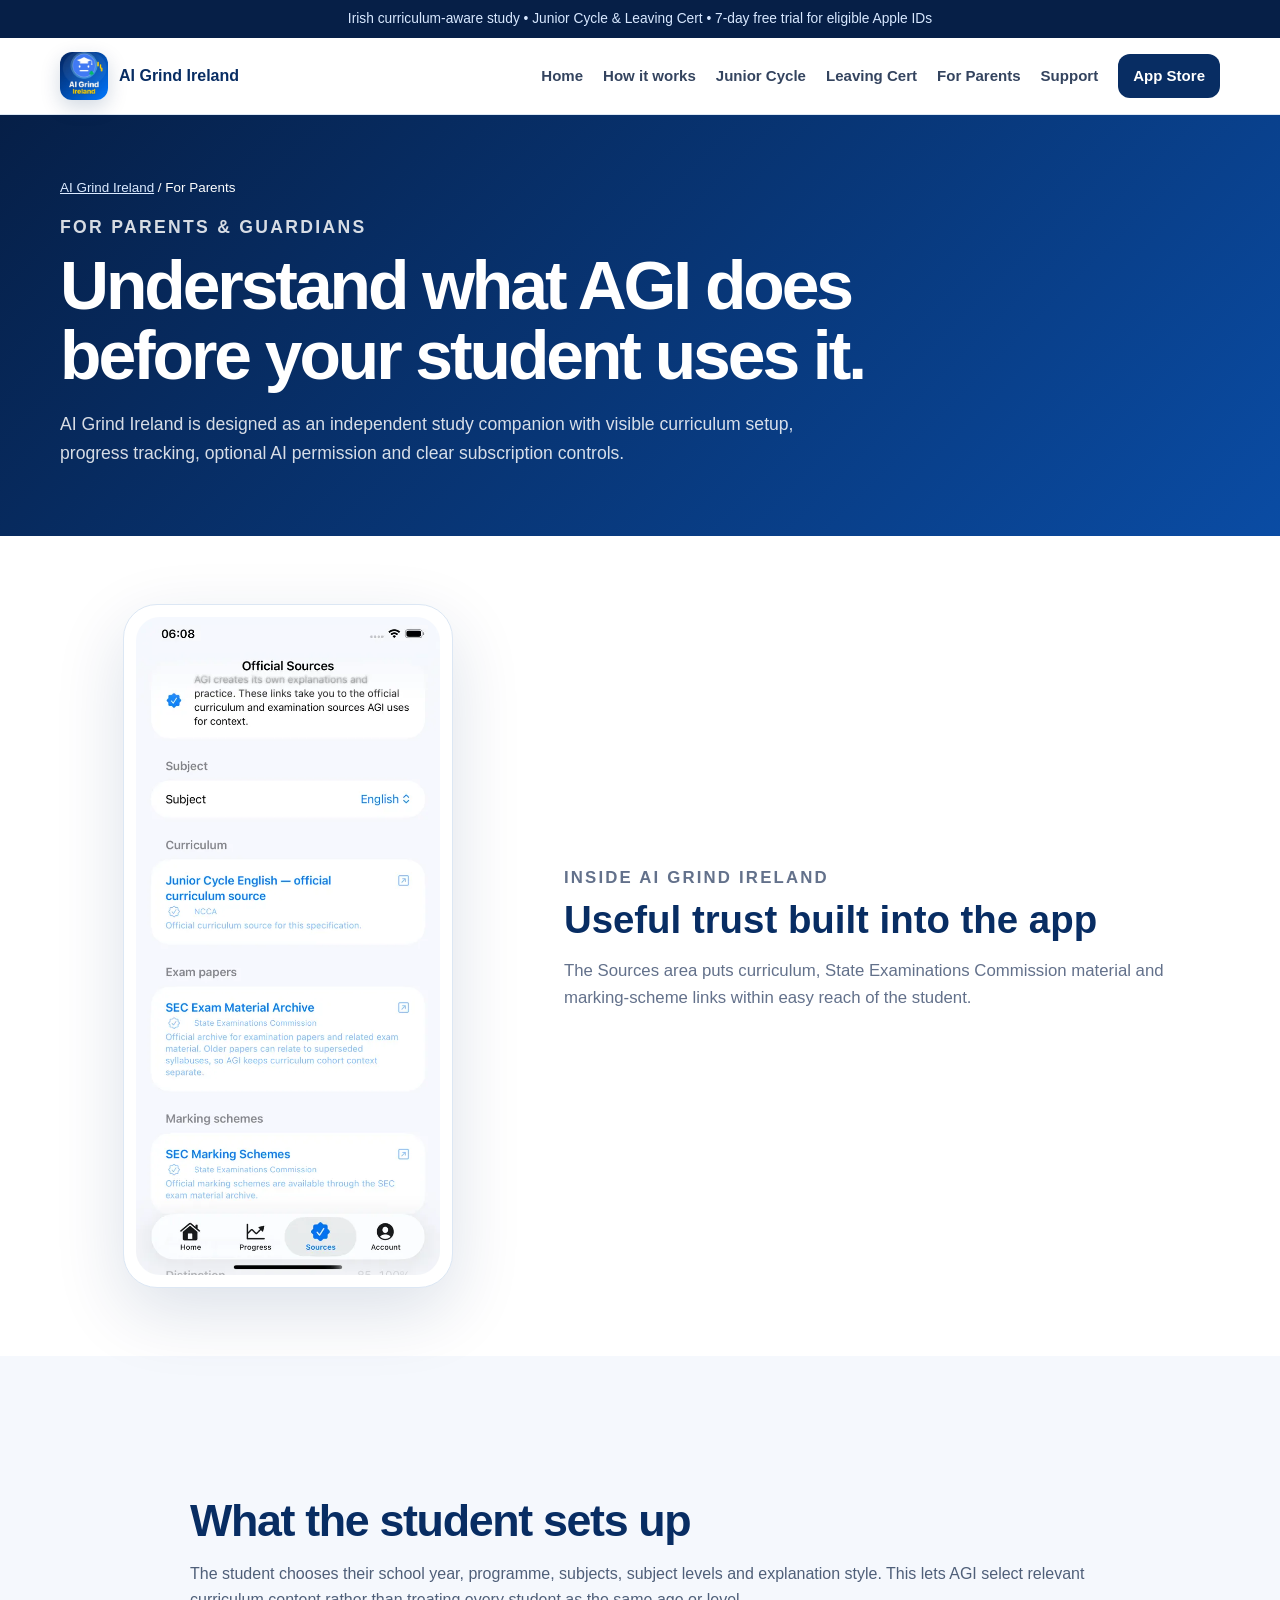
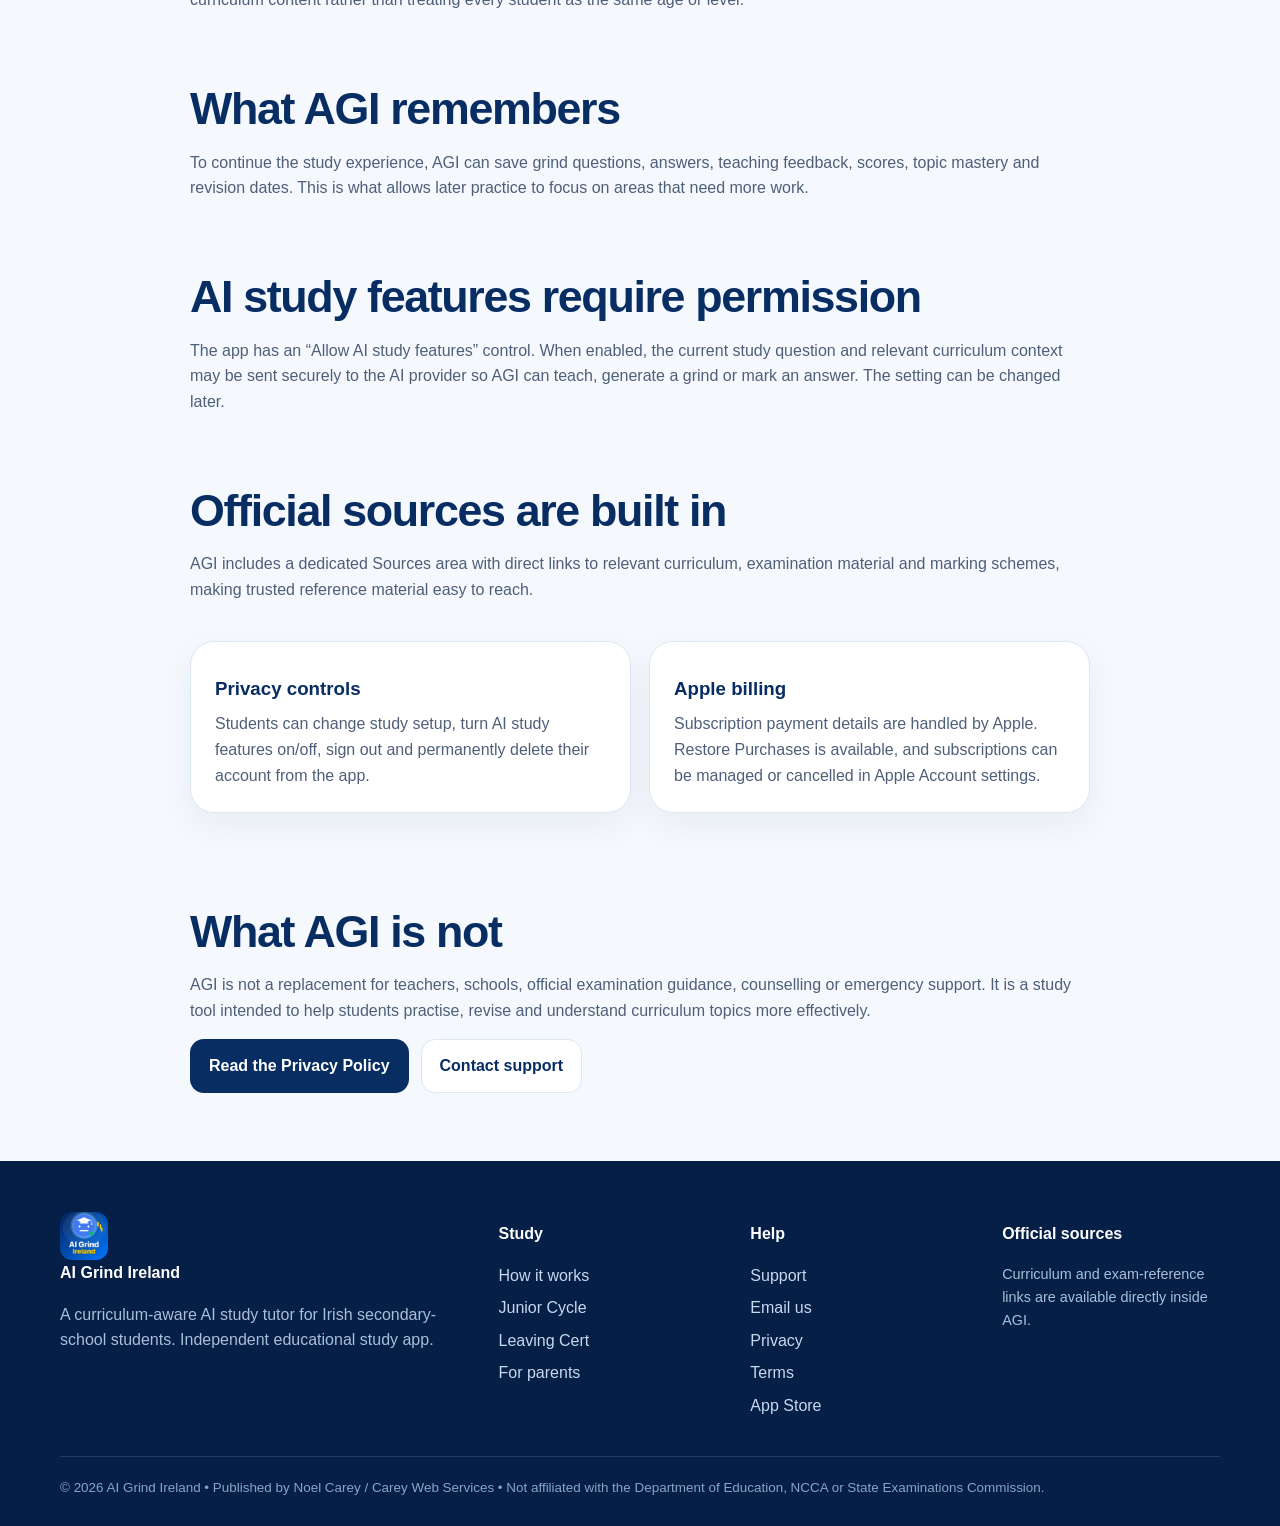
<file: parents.html>
<!doctype html><html lang="en-IE"><head>
<meta charset="utf-8"><meta name="viewport" content="width=device-width,initial-scale=1">
<title>AI Grind Ireland for Parents | Safety, Privacy & Study Controls</title>
<meta name="description" content="A parent-friendly guide to AI Grind Ireland: how personalised grinds work, what progress is stored, AI permission, official sources, privacy and subscriptions.">
<meta name="robots" content="index,follow">
<link rel="canonical" href="https://aigrindireland.ie/parents.html">
<meta property="og:type" content="website"><meta property="og:site_name" content="AI Grind Ireland"><meta property="og:title" content="AI Grind Ireland for Parents | Safety, Privacy & Study Controls"><meta property="og:description" content="A parent-friendly guide to AI Grind Ireland: how personalised grinds work, what progress is stored, AI permission, official sources, privacy and subscriptions."><meta property="og:url" content="https://aigrindireland.ie/parents.html">
<meta name="twitter:card" content="summary"><meta name="theme-color" content="#082c63">
<meta name="apple-itunes-app" content="app-id=6817309101">
<link rel="icon" href="favicon.svg" type="image/svg+xml">
<link rel="stylesheet" href="styles.css">

</head><body><a class="skip" href="#main">Skip to content</a>
<div class="topline"><div class="container">Irish curriculum-aware study • Junior Cycle &amp; Leaving Cert • 7-day free trial for eligible Apple IDs</div></div>
<header class="site-header"><div class="container navbar">
<a class="brand" href="./"><img src="assets/app-icon.webp" alt="" width="48" height="48"><span>AI Grind Ireland</span></a>
<nav class="navlinks" aria-label="Main navigation"><a href="./">Home</a><a href="how-it-works.html">How it works</a><a href="junior-cycle.html">Junior Cycle</a><a href="leaving-cert.html">Leaving Cert</a><a aria-current="page" href="parents.html">For Parents</a><a href="support.html">Support</a><a class="nav-cta" href="https://apps.apple.com/ie/app/id6817309101" target="_blank" rel="noopener">App Store</a></nav>
</div></header><main id="main">
<section class="page-hero"><div class="container"><div class="breadcrumb"><a href="./">AI Grind Ireland</a> / For Parents</div><p class="eyebrow">For parents &amp; guardians</p><h1>Understand what AGI does before your student uses it.</h1><p>AI Grind Ireland is designed as an independent study companion with visible curriculum setup, progress tracking, optional AI permission and clear subscription controls.</p></div></section>
<section class="section-white"><div class="container feature-row">
<div class="feature-screen"><img src="assets/sources.webp" alt="Official sources inside AI Grind Ireland"></div>
<div class="feature-copy"><p class="kicker">Inside AI Grind Ireland</p><h2>Useful trust built into the app</h2><p>The Sources area puts curriculum, State Examinations Commission material and marking-scheme links within easy reach of the student.</p></div>
</div></section>
<section><div class="container content">
<h2>What the student sets up</h2><p>The student chooses their school year, programme, subjects, subject levels and explanation style. This lets AGI select relevant curriculum content rather than treating every student as the same age or level.</p>
<h2>What AGI remembers</h2><p>To continue the study experience, AGI can save grind questions, answers, teaching feedback, scores, topic mastery and revision dates. This is what allows later practice to focus on areas that need more work.</p>
<h2>AI study features require permission</h2><p>The app has an “Allow AI study features” control. When enabled, the current study question and relevant curriculum context may be sent securely to the AI provider so AGI can teach, generate a grind or mark an answer. The setting can be changed later.</p>
<h2>Official sources are built in</h2><p>AGI includes a dedicated Sources area with direct links to relevant curriculum, examination material and marking schemes, making trusted reference material easy to reach.</p>
<div class="grid grid-2"><div class="card"><h3>Privacy controls</h3><p>Students can change study setup, turn AI study features on/off, sign out and permanently delete their account from the app.</p></div><div class="card"><h3>Apple billing</h3><p>Subscription payment details are handled by Apple. Restore Purchases is available, and subscriptions can be managed or cancelled in Apple Account settings.</p></div></div>
<h2>What AGI is not</h2><p>AGI is not a replacement for teachers, schools, official examination guidance, counselling or emergency support. It is a study tool intended to help students practise, revise and understand curriculum topics more effectively.</p>
<div class="inline-cta"><a class="btn btn-dark" href="privacy.html">Read the Privacy Policy</a><a class="btn btn-outline" href="support.html">Contact support</a></div>
</div></section></main><footer><div class="container"><div class="footer-grid">
<div><a class="brand" href="./" style="color:#fff"><img src="assets/app-icon.webp" alt="" width="48" height="48"><span>AI Grind Ireland</span></a><p style="max-width:420px">A curriculum-aware AI study tutor for Irish secondary-school students. Independent educational study app.</p></div>
<div><h3>Study</h3><a href="how-it-works.html">How it works</a><a href="junior-cycle.html">Junior Cycle</a><a href="leaving-cert.html">Leaving Cert</a><a href="parents.html">For parents</a></div>
<div><h3>Help</h3><a href="support.html">Support</a><a href="mailto:aigrindireland@gmail.com?subject=AI%20Grind%20Ireland%20Enquiry">Email us</a><a href="privacy.html">Privacy</a><a href="terms.html">Terms</a><a href="https://apps.apple.com/ie/app/id6817309101" target="_blank" rel="noopener">App Store</a></div>
<div><h3>Official sources</h3><p style="font-size:.9rem">Curriculum and exam-reference links are available directly inside AGI.</p></div>
</div><div class="footer-bottom">© 2026 AI Grind Ireland • Published by Noel Carey / Carey Web Services • Not affiliated with the Department of Education, NCCA or State Examinations Commission.</div></div></footer></body></html>
</file>
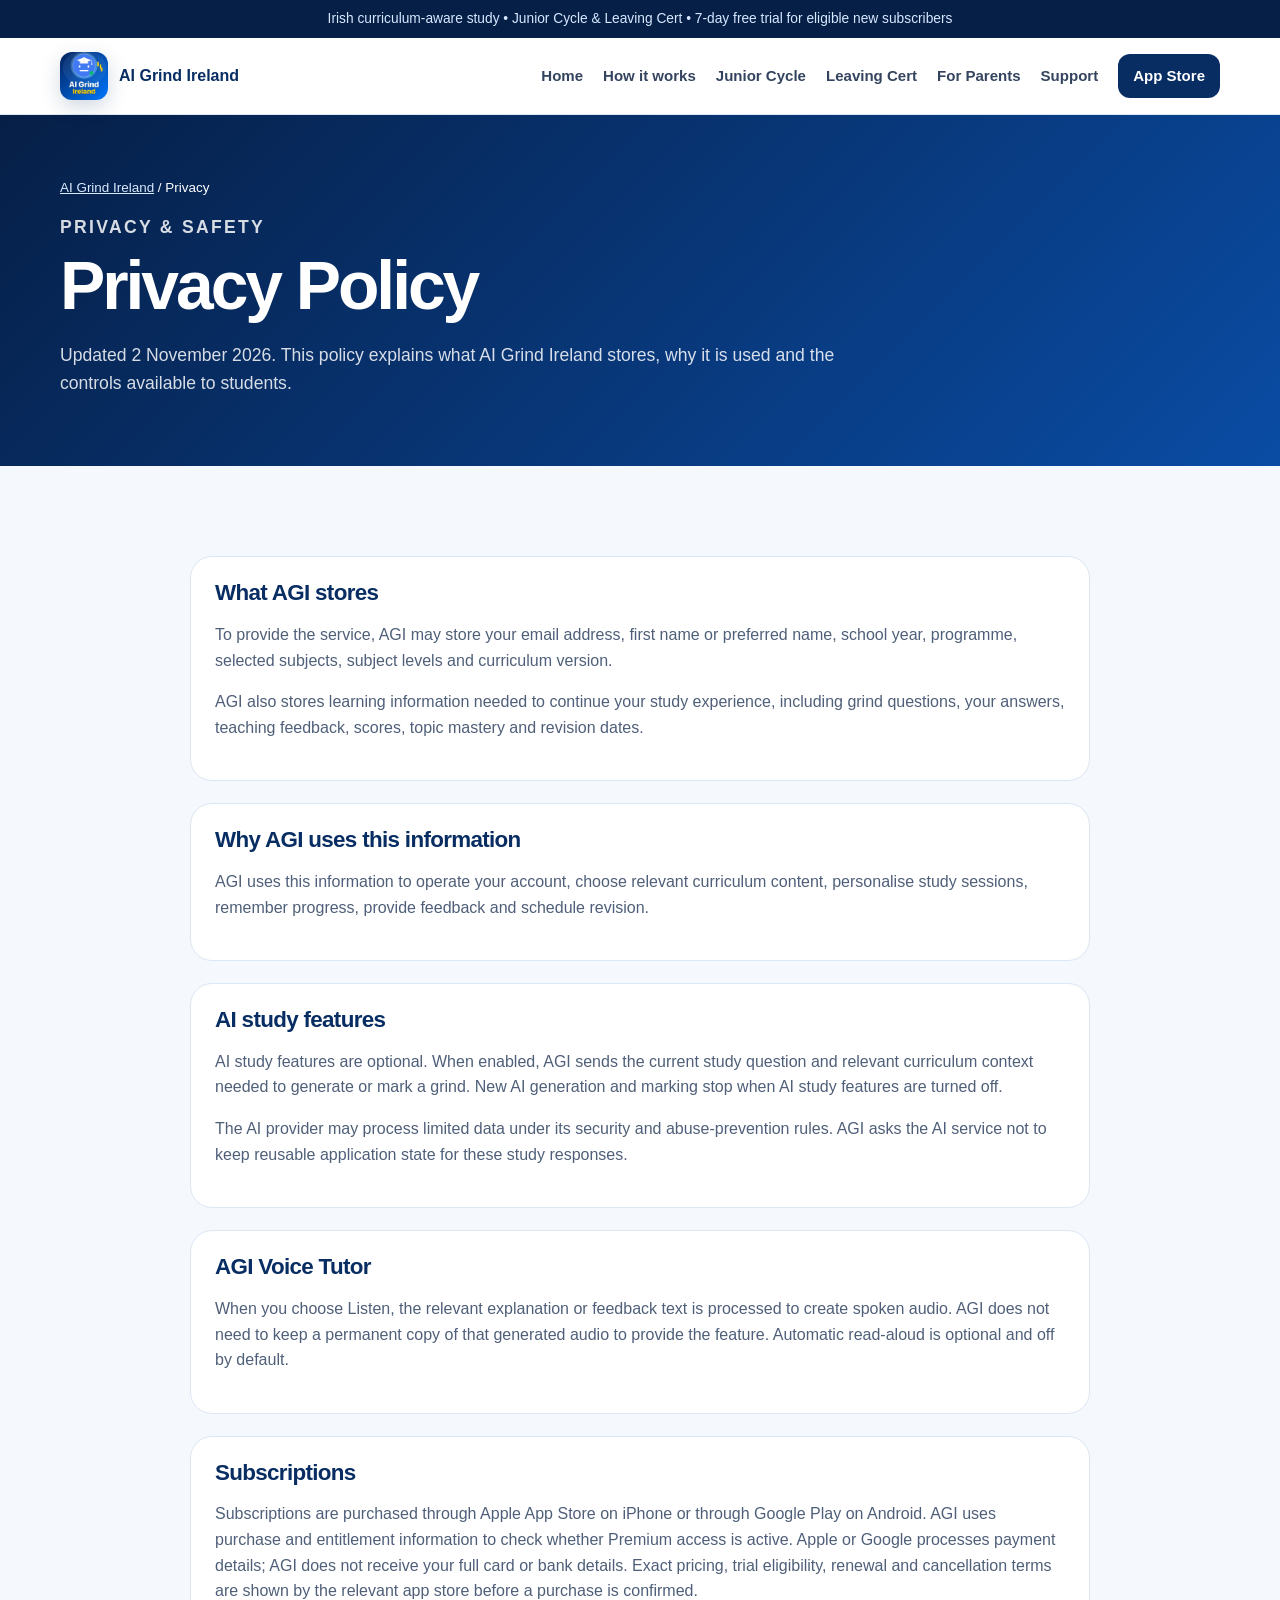
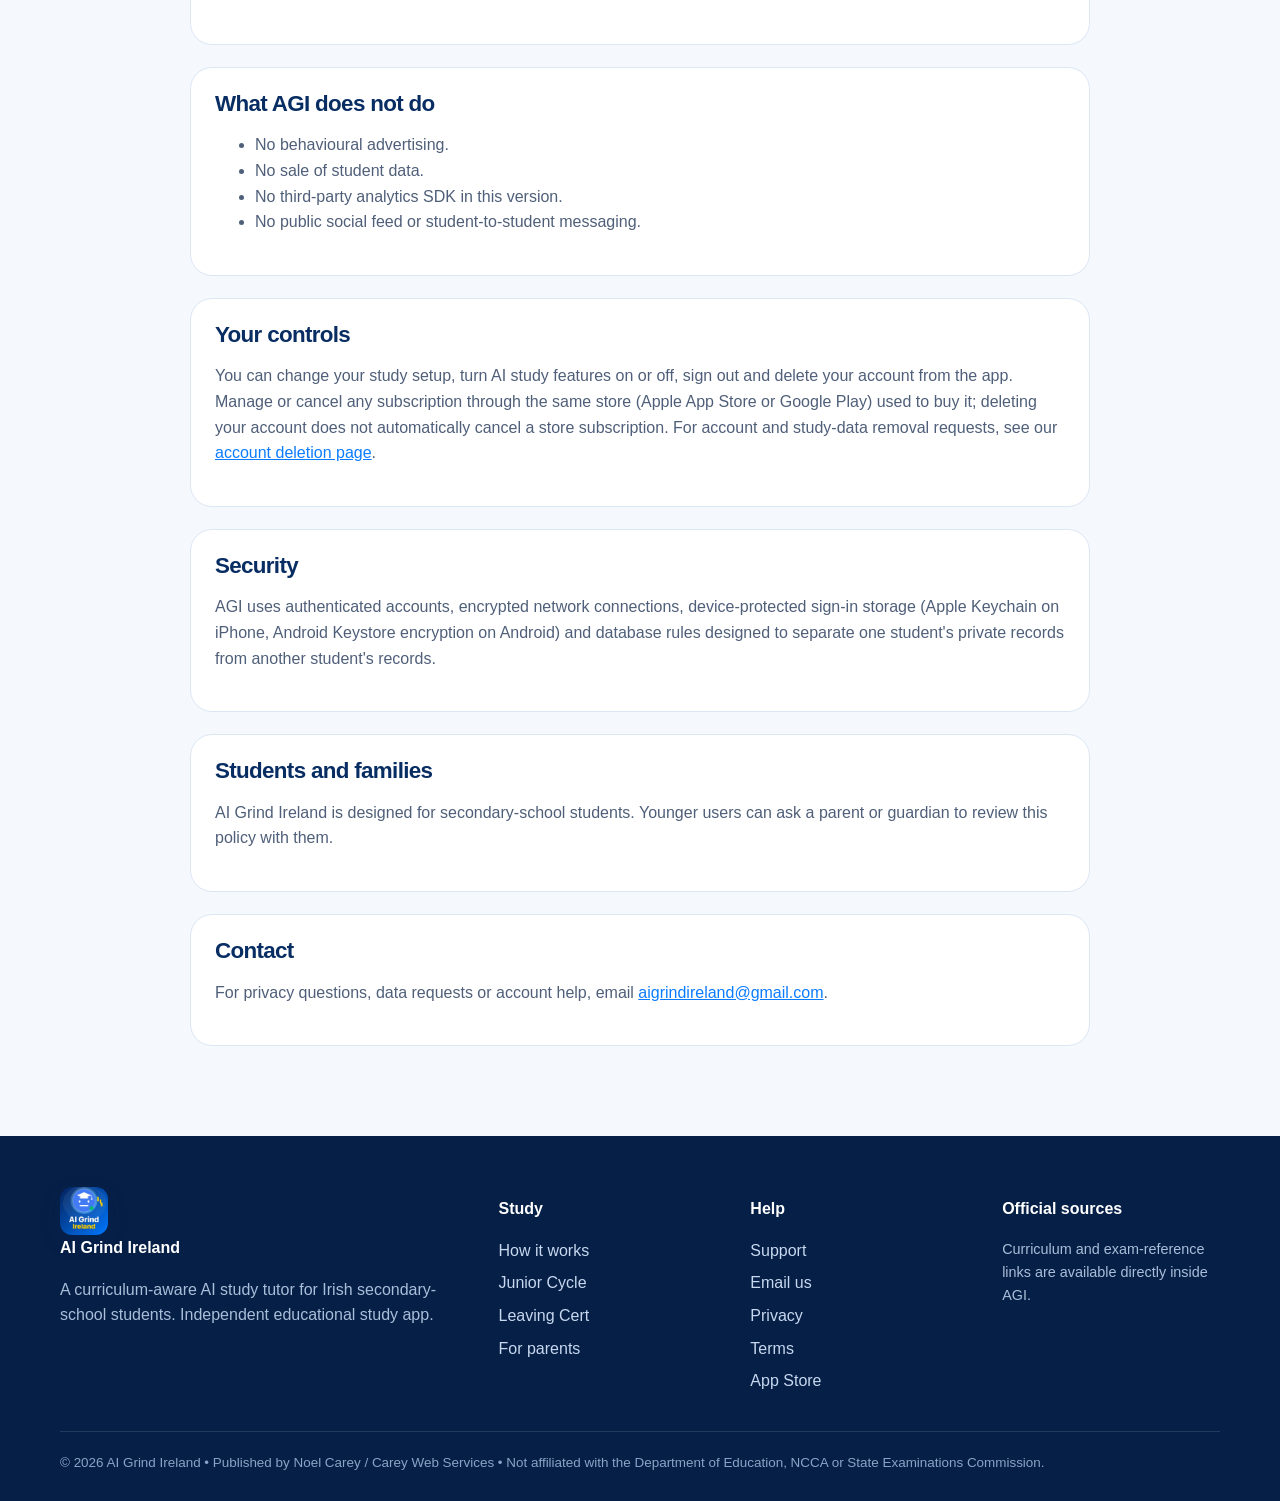
<file: privacy.html>
<!doctype html><html lang="en-IE"><head>
<meta charset="utf-8"><meta name="viewport" content="width=device-width,initial-scale=1">
<title>AI Grind Ireland Privacy Policy</title>
<meta name="description" content="Privacy Policy for AI Grind Ireland, including account data, study progress, AI study features, Voice Tutor, subscriptions, security and user controls.">
<meta name="robots" content="index,follow">
<link rel="canonical" href="https://aigrindireland.ie/privacy.html">
<meta property="og:type" content="website"><meta property="og:site_name" content="AI Grind Ireland"><meta property="og:title" content="AI Grind Ireland Privacy Policy"><meta property="og:description" content="Privacy Policy for AI Grind Ireland, including account data, study progress, AI study features, Voice Tutor, subscriptions, security and user controls."><meta property="og:url" content="https://aigrindireland.ie/privacy.html">
<meta name="twitter:card" content="summary"><meta name="theme-color" content="#082c63">
<meta name="apple-itunes-app" content="app-id=6817309101">
<link rel="icon" href="favicon.svg" type="image/svg+xml">
<link rel="stylesheet" href="styles.css">

</head><body><a class="skip" href="#main">Skip to content</a>
<div class="topline"><div class="container">Irish curriculum-aware study • Junior Cycle &amp; Leaving Cert • 7-day free trial for eligible new subscribers</div></div>
<header class="site-header"><div class="container navbar">
<a class="brand" href="./"><img src="assets/app-icon.webp" alt="" width="48" height="48"><span>AI Grind Ireland</span></a>
<nav class="navlinks" aria-label="Main navigation"><a href="./">Home</a><a href="how-it-works.html">How it works</a><a href="junior-cycle.html">Junior Cycle</a><a href="leaving-cert.html">Leaving Cert</a><a href="parents.html">For Parents</a><a href="support.html">Support</a><a class="nav-cta" href="https://apps.apple.com/ie/app/id6817309101" target="_blank" rel="noopener">App Store</a></nav>
</div></header><main id="main">
<section class="page-hero"><div class="container"><div class="breadcrumb"><a href="./">AI Grind Ireland</a> / Privacy</div><p class="eyebrow">Privacy &amp; safety</p><h1>Privacy Policy</h1><p>Updated 2 November 2026. This policy explains what AI Grind Ireland stores, why it is used and the controls available to students.</p></div></section>
<section><div class="container content">
<div class="legal-card"><h2>What AGI stores</h2><p>To provide the service, AGI may store your email address, first name or preferred name, school year, programme, selected subjects, subject levels and curriculum version.</p><p>AGI also stores learning information needed to continue your study experience, including grind questions, your answers, teaching feedback, scores, topic mastery and revision dates.</p></div>
<div class="legal-card"><h2>Why AGI uses this information</h2><p>AGI uses this information to operate your account, choose relevant curriculum content, personalise study sessions, remember progress, provide feedback and schedule revision.</p></div>
<div class="legal-card"><h2>AI study features</h2><p>AI study features are optional. When enabled, AGI sends the current study question and relevant curriculum context needed to generate or mark a grind. New AI generation and marking stop when AI study features are turned off.</p><p>The AI provider may process limited data under its security and abuse-prevention rules. AGI asks the AI service not to keep reusable application state for these study responses.</p></div>
<div class="legal-card"><h2>AGI Voice Tutor</h2><p>When you choose Listen, the relevant explanation or feedback text is processed to create spoken audio. AGI does not need to keep a permanent copy of that generated audio to provide the feature. Automatic read-aloud is optional and off by default.</p></div>
<div class="legal-card"><h2>Subscriptions</h2><p>Subscriptions are purchased through Apple App Store on iPhone or through Google Play on Android. AGI uses purchase and entitlement information to check whether Premium access is active. Apple or Google processes payment details; AGI does not receive your full card or bank details. Exact pricing, trial eligibility, renewal and cancellation terms are shown by the relevant app store before a purchase is confirmed.</p></div>
<div class="legal-card"><h2>What AGI does not do</h2><ul><li>No behavioural advertising.</li><li>No sale of student data.</li><li>No third-party analytics SDK in this version.</li><li>No public social feed or student-to-student messaging.</li></ul></div>
<div class="legal-card"><h2>Your controls</h2><p>You can change your study setup, turn AI study features on or off, sign out and delete your account from the app. Manage or cancel any subscription through the same store (Apple App Store or Google Play) used to buy it; deleting your account does not automatically cancel a store subscription. For account and study-data removal requests, see our <a href="delete-account.html">account deletion page</a>.</p></div>
<div class="legal-card"><h2>Security</h2><p>AGI uses authenticated accounts, encrypted network connections, device-protected sign-in storage (Apple Keychain on iPhone, Android Keystore encryption on Android) and database rules designed to separate one student's private records from another student's records.</p></div>
<div class="legal-card"><h2>Students and families</h2><p>AI Grind Ireland is designed for secondary-school students. Younger users can ask a parent or guardian to review this policy with them.</p></div>
<div class="legal-card"><h2>Contact</h2><p>For privacy questions, data requests or account help, email <a href="mailto:aigrindireland@gmail.com?subject=AI%20Grind%20Ireland%20Privacy">aigrindireland@gmail.com</a>.</p></div>
</div></section></main><footer><div class="container"><div class="footer-grid">
<div><a class="brand" href="./" style="color:#fff"><img src="assets/app-icon.webp" alt="" width="48" height="48"><span>AI Grind Ireland</span></a><p style="max-width:420px">A curriculum-aware AI study tutor for Irish secondary-school students. Independent educational study app.</p></div>
<div><h3>Study</h3><a href="how-it-works.html">How it works</a><a href="junior-cycle.html">Junior Cycle</a><a href="leaving-cert.html">Leaving Cert</a><a href="parents.html">For parents</a></div>
<div><h3>Help</h3><a href="support.html">Support</a><a href="mailto:aigrindireland@gmail.com?subject=AI%20Grind%20Ireland%20Enquiry">Email us</a><a href="privacy.html">Privacy</a><a href="terms.html">Terms</a><a href="https://apps.apple.com/ie/app/id6817309101" target="_blank" rel="noopener">App Store</a></div>
<div><h3>Official sources</h3><p style="font-size:.9rem">Curriculum and exam-reference links are available directly inside AGI.</p></div>
</div><div class="footer-bottom">© 2026 AI Grind Ireland • Published by Noel Carey / Carey Web Services • Not affiliated with the Department of Education, NCCA or State Examinations Commission.</div></div></footer></body></html>
</file>
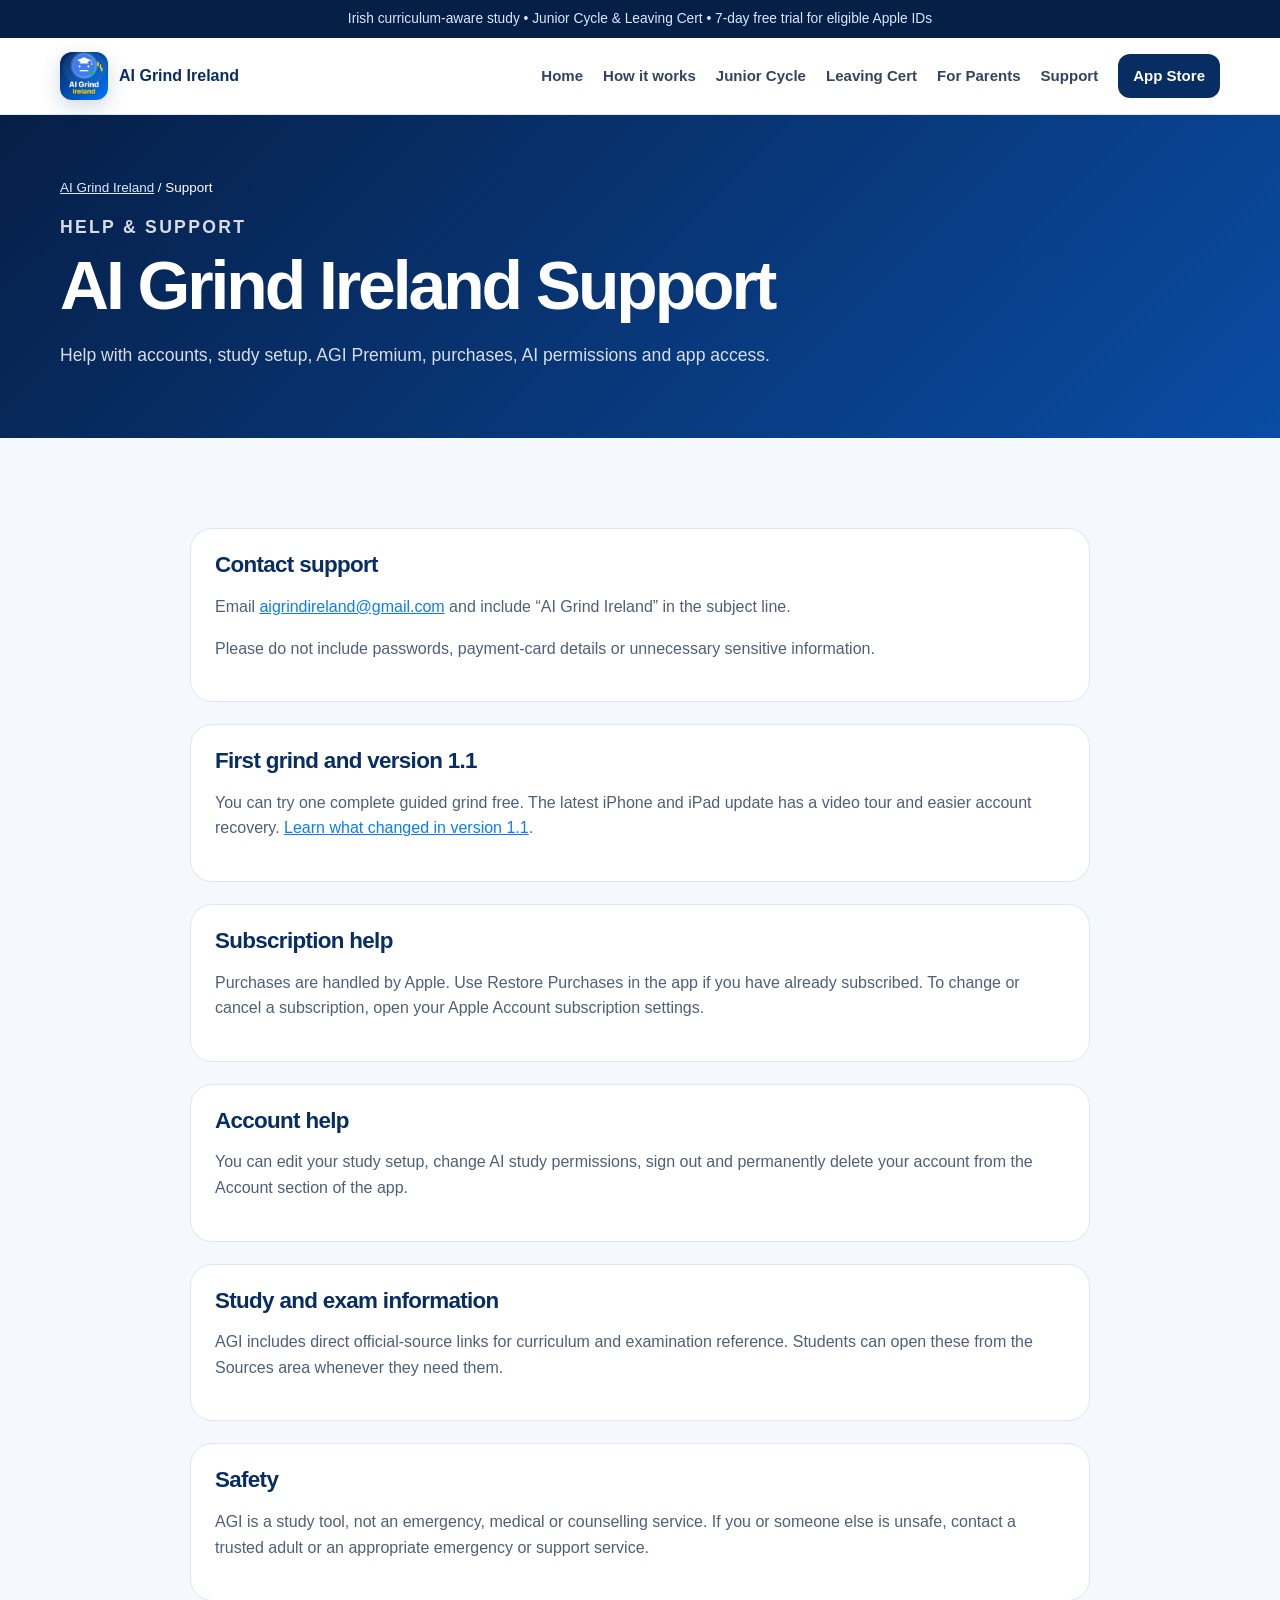
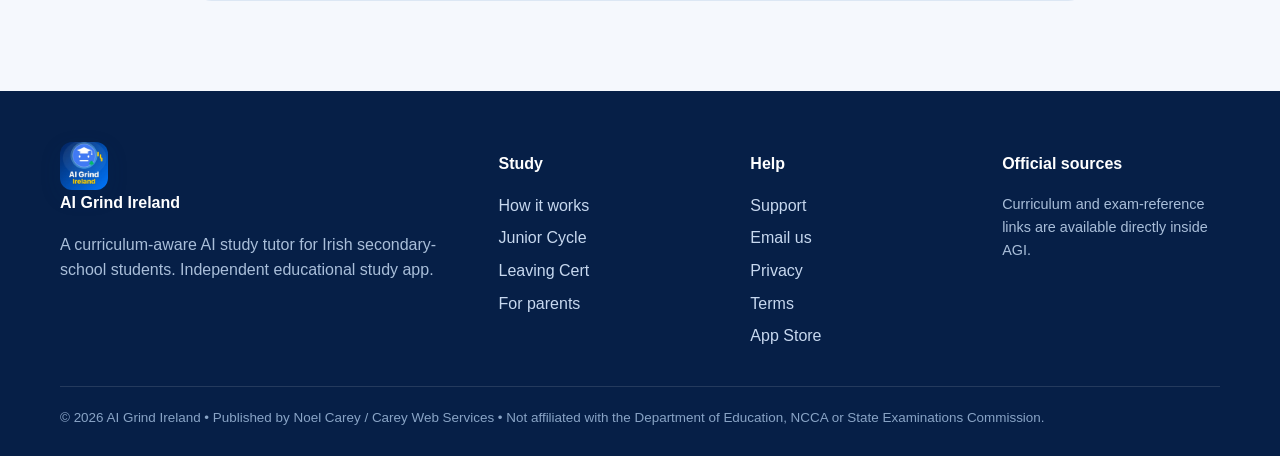
<file: support.html>
<!doctype html><html lang="en-IE"><head>
<meta charset="utf-8"><meta name="viewport" content="width=device-width,initial-scale=1">
<title>AI Grind Ireland Support | Account, Study & Subscription Help</title>
<meta name="description" content="Support for AI Grind Ireland accounts, study setup, AGI Premium, purchases, AI permissions and app access.">
<meta name="robots" content="index,follow">
<link rel="canonical" href="https://aigrindireland.ie/support.html">
<meta property="og:type" content="website"><meta property="og:site_name" content="AI Grind Ireland"><meta property="og:title" content="AI Grind Ireland Support | Account, Study & Subscription Help"><meta property="og:description" content="Support for AI Grind Ireland accounts, study setup, AGI Premium, purchases, AI permissions and app access."><meta property="og:url" content="https://aigrindireland.ie/support.html">
<meta name="twitter:card" content="summary"><meta name="theme-color" content="#082c63">
<meta name="apple-itunes-app" content="app-id=6817309101">
<link rel="icon" href="favicon.svg" type="image/svg+xml">
<link rel="stylesheet" href="styles.css">

</head><body><a class="skip" href="#main">Skip to content</a>
<div class="topline"><div class="container">Irish curriculum-aware study • Junior Cycle &amp; Leaving Cert • 7-day free trial for eligible Apple IDs</div></div>
<header class="site-header"><div class="container navbar">
<a class="brand" href="./"><img src="assets/app-icon.webp" alt="" width="48" height="48"><span>AI Grind Ireland</span></a>
<nav class="navlinks" aria-label="Main navigation"><a href="./">Home</a><a href="how-it-works.html">How it works</a><a href="junior-cycle.html">Junior Cycle</a><a href="leaving-cert.html">Leaving Cert</a><a href="parents.html">For Parents</a><a aria-current="page" href="support.html">Support</a><a class="nav-cta" href="https://apps.apple.com/ie/app/id6817309101" target="_blank" rel="noopener">App Store</a></nav>
</div></header><main id="main">
<section class="page-hero"><div class="container"><div class="breadcrumb"><a href="./">AI Grind Ireland</a> / Support</div><p class="eyebrow">Help &amp; support</p><h1>AI Grind Ireland Support</h1><p>Help with accounts, study setup, AGI Premium, purchases, AI permissions and app access.</p></div></section>
<section><div class="container content">
<div class="legal-card"><h2>Contact support</h2><p>Email <a href="mailto:aigrindireland@gmail.com?subject=AI%20Grind%20Ireland%20Support">aigrindireland@gmail.com</a> and include “AI Grind Ireland” in the subject line.</p><p>Please do not include passwords, payment-card details or unnecessary sensitive information.</p></div>
<div class="legal-card"><h2>First grind and version 1.1</h2><p>You can try one complete guided grind free. The latest iPhone and iPad update has a video tour and easier account recovery. <a href="/whats-new.html">Learn what changed in version 1.1</a>.</p></div>
<div class="legal-card"><h2>Subscription help</h2><p>Purchases are handled by Apple. Use Restore Purchases in the app if you have already subscribed. To change or cancel a subscription, open your Apple Account subscription settings.</p></div>
<div class="legal-card"><h2>Account help</h2><p>You can edit your study setup, change AI study permissions, sign out and permanently delete your account from the Account section of the app.</p></div>
<div class="legal-card"><h2>Study and exam information</h2><p>AGI includes direct official-source links for curriculum and examination reference. Students can open these from the Sources area whenever they need them.</p></div>
<div class="legal-card"><h2>Safety</h2><p>AGI is a study tool, not an emergency, medical or counselling service. If you or someone else is unsafe, contact a trusted adult or an appropriate emergency or support service.</p></div>
</div></section></main><footer><div class="container"><div class="footer-grid">
<div><a class="brand" href="./" style="color:#fff"><img src="assets/app-icon.webp" alt="" width="48" height="48"><span>AI Grind Ireland</span></a><p style="max-width:420px">A curriculum-aware AI study tutor for Irish secondary-school students. Independent educational study app.</p></div>
<div><h3>Study</h3><a href="how-it-works.html">How it works</a><a href="junior-cycle.html">Junior Cycle</a><a href="leaving-cert.html">Leaving Cert</a><a href="parents.html">For parents</a></div>
<div><h3>Help</h3><a href="support.html">Support</a><a href="mailto:aigrindireland@gmail.com?subject=AI%20Grind%20Ireland%20Enquiry">Email us</a><a href="privacy.html">Privacy</a><a href="terms.html">Terms</a><a href="https://apps.apple.com/ie/app/id6817309101" target="_blank" rel="noopener">App Store</a></div>
<div><h3>Official sources</h3><p style="font-size:.9rem">Curriculum and exam-reference links are available directly inside AGI.</p></div>
</div><div class="footer-bottom">© 2026 AI Grind Ireland • Published by Noel Carey / Carey Web Services • Not affiliated with the Department of Education, NCCA or State Examinations Commission.</div></div></footer></body></html>
</file>
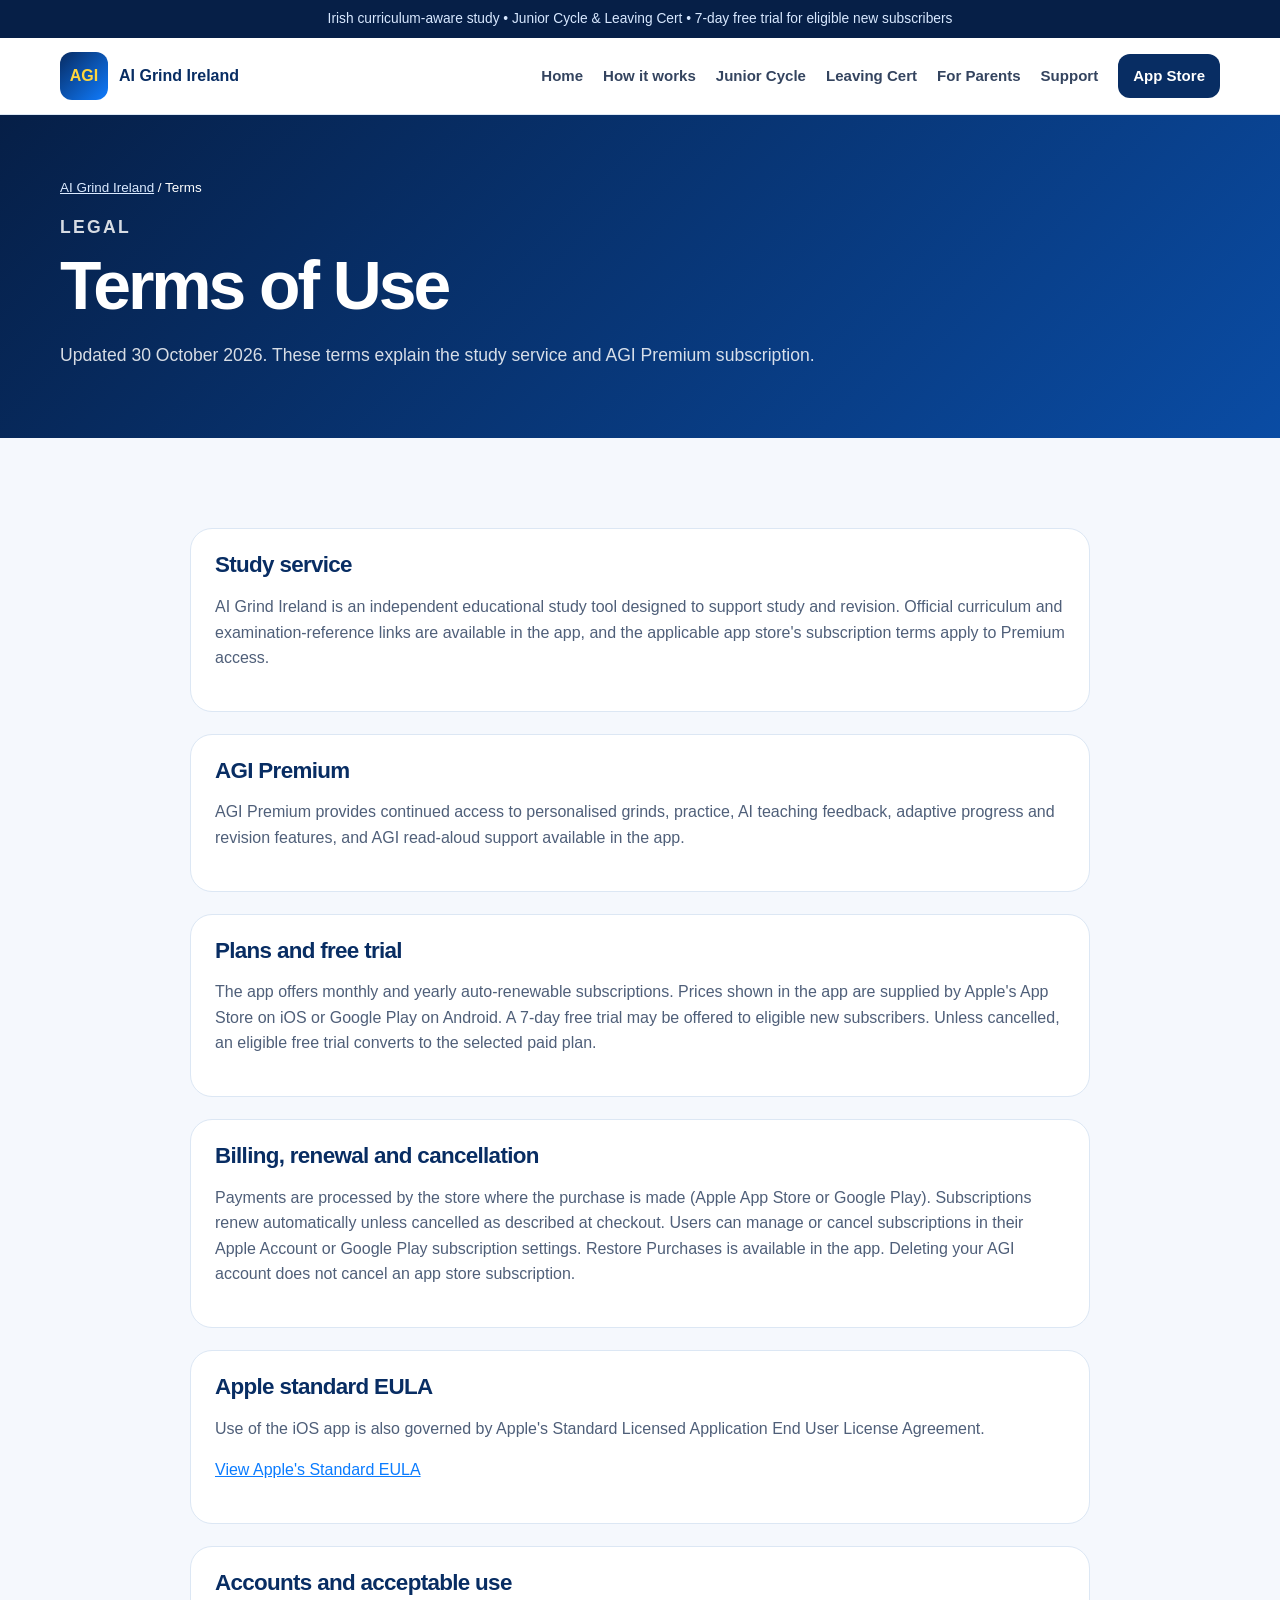
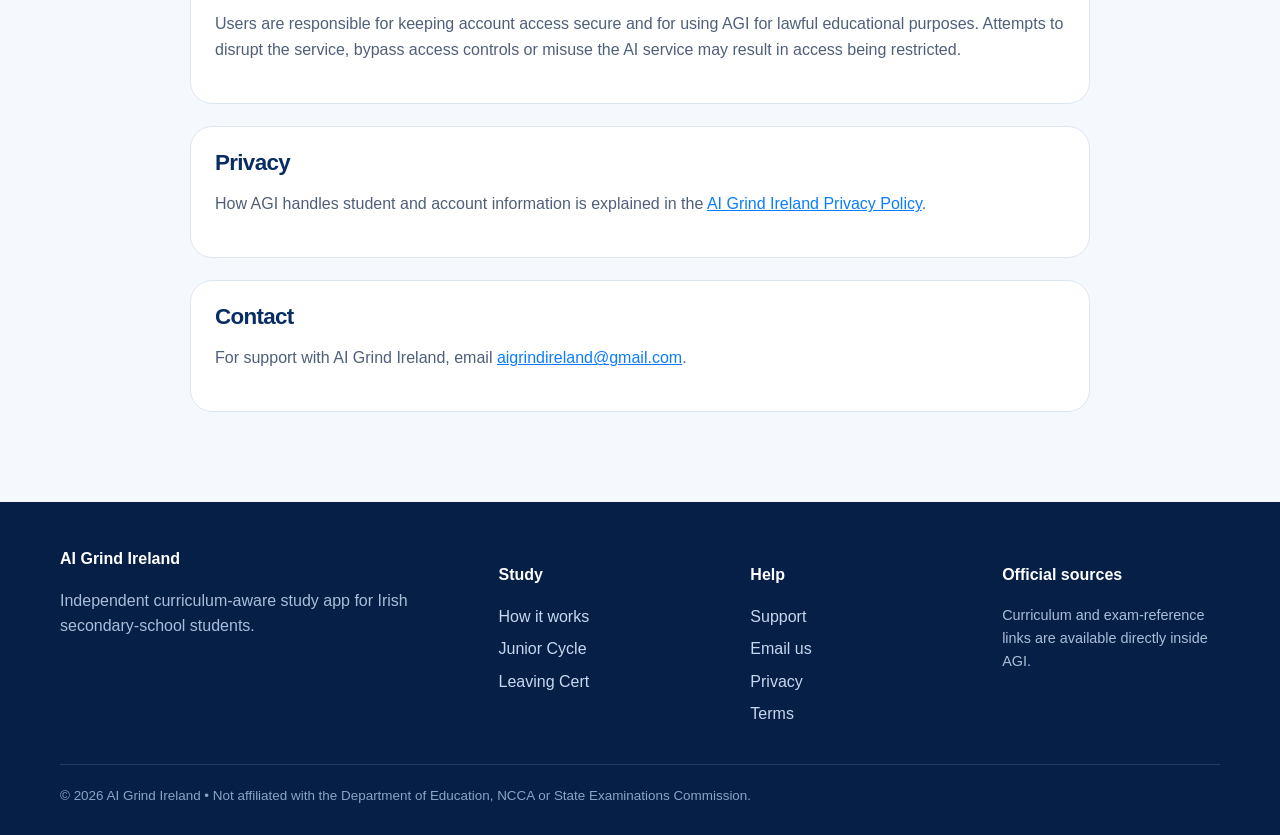
<file: terms.html>
<!doctype html><html lang="en-IE"><head>
<meta charset="utf-8"><meta name="viewport" content="width=device-width,initial-scale=1">
<title>AI Grind Ireland Terms of Use</title>
<meta name="description" content="Terms of Use for AI Grind Ireland and AGI Premium, including subscriptions, free trials, Apple and Google Play billing, acceptable use and privacy.">
<meta name="robots" content="index,follow"><link rel="canonical" href="https://aigrindireland.ie/terms.html">
<meta property="og:type" content="website"><meta property="og:site_name" content="AI Grind Ireland"><meta property="og:title" content="AI Grind Ireland Terms of Use"><meta property="og:url" content="https://aigrindireland.ie/terms.html">
<meta name="theme-color" content="#082c63"><meta name="apple-itunes-app" content="app-id=6817309101">
<link rel="stylesheet" href="styles.css"></head><body>
<a class="skip" href="#main">Skip to content</a><div class="topline"><div class="container">Irish curriculum-aware study • Junior Cycle &amp; Leaving Cert • 7-day free trial for eligible new subscribers</div></div>
<header class="site-header"><div class="container navbar"><a class="brand" href="./"><span style="width:48px;height:48px;border-radius:12px;background:linear-gradient(135deg,#082c63,#0f7cff);display:grid;place-items:center;color:#ffd53d;font-weight:900">AGI</span><span>AI Grind Ireland</span></a><nav class="navlinks" aria-label="Main navigation"><a href="./">Home</a><a href="how-it-works.html">How it works</a><a href="junior-cycle.html">Junior Cycle</a><a href="leaving-cert.html">Leaving Cert</a><a href="parents.html">For Parents</a><a href="support.html">Support</a><a class="nav-cta" href="https://apps.apple.com/ie/app/id6817309101" target="_blank" rel="noopener">App Store</a></nav></div></header>
<main id="main"><section class="page-hero"><div class="container"><div class="breadcrumb"><a href="./">AI Grind Ireland</a> / Terms</div><p class="eyebrow">Legal</p><h1>Terms of Use</h1><p>Updated 30 October 2026. These terms explain the study service and AGI Premium subscription.</p></div></section>
<section><div class="container content">
<div class="legal-card"><h2>Study service</h2><p>AI Grind Ireland is an independent educational study tool designed to support study and revision. Official curriculum and examination-reference links are available in the app, and the applicable app store's subscription terms apply to Premium access.</p></div>
<div class="legal-card"><h2>AGI Premium</h2><p>AGI Premium provides continued access to personalised grinds, practice, AI teaching feedback, adaptive progress and revision features, and AGI read-aloud support available in the app.</p></div>
<div class="legal-card"><h2>Plans and free trial</h2><p>The app offers monthly and yearly auto-renewable subscriptions. Prices shown in the app are supplied by Apple's App Store on iOS or Google Play on Android. A 7-day free trial may be offered to eligible new subscribers. Unless cancelled, an eligible free trial converts to the selected paid plan.</p></div>
<div class="legal-card"><h2>Billing, renewal and cancellation</h2><p>Payments are processed by the store where the purchase is made (Apple App Store or Google Play). Subscriptions renew automatically unless cancelled as described at checkout. Users can manage or cancel subscriptions in their Apple Account or Google Play subscription settings. Restore Purchases is available in the app. Deleting your AGI account does not cancel an app store subscription.</p></div>
<div class="legal-card"><h2>Apple standard EULA</h2><p>Use of the iOS app is also governed by Apple's Standard Licensed Application End User License Agreement.</p><p><a href="https://www.apple.com/legal/internet-services/itunes/dev/stdeula/">View Apple's Standard EULA</a></p></div>
<div class="legal-card"><h2>Accounts and acceptable use</h2><p>Users are responsible for keeping account access secure and for using AGI for lawful educational purposes. Attempts to disrupt the service, bypass access controls or misuse the AI service may result in access being restricted.</p></div>
<div class="legal-card"><h2>Privacy</h2><p>How AGI handles student and account information is explained in the <a href="privacy.html">AI Grind Ireland Privacy Policy</a>.</p></div>
<div class="legal-card"><h2>Contact</h2><p>For support with AI Grind Ireland, email <a href="mailto:aigrindireland@gmail.com?subject=AI%20Grind%20Ireland%20Support">aigrindireland@gmail.com</a>.</p></div>
</div></section></main>
<footer><div class="container"><div class="footer-grid"><div><strong style="color:white">AI Grind Ireland</strong><p>Independent curriculum-aware study app for Irish secondary-school students.</p></div><div><h3>Study</h3><a href="how-it-works.html">How it works</a><a href="junior-cycle.html">Junior Cycle</a><a href="leaving-cert.html">Leaving Cert</a></div><div><h3>Help</h3><a href="support.html">Support</a><a href="mailto:aigrindireland@gmail.com?subject=AI%20Grind%20Ireland%20Enquiry">Email us</a><a href="privacy.html">Privacy</a><a href="terms.html">Terms</a></div><div><h3>Official sources</h3><p style="font-size:.9rem">Curriculum and exam-reference links are available directly inside AGI.</p></div></div><div class="footer-bottom">© 2026 AI Grind Ireland • Not affiliated with the Department of Education, NCCA or State Examinations Commission.</div></div></footer></body></html>
</file>
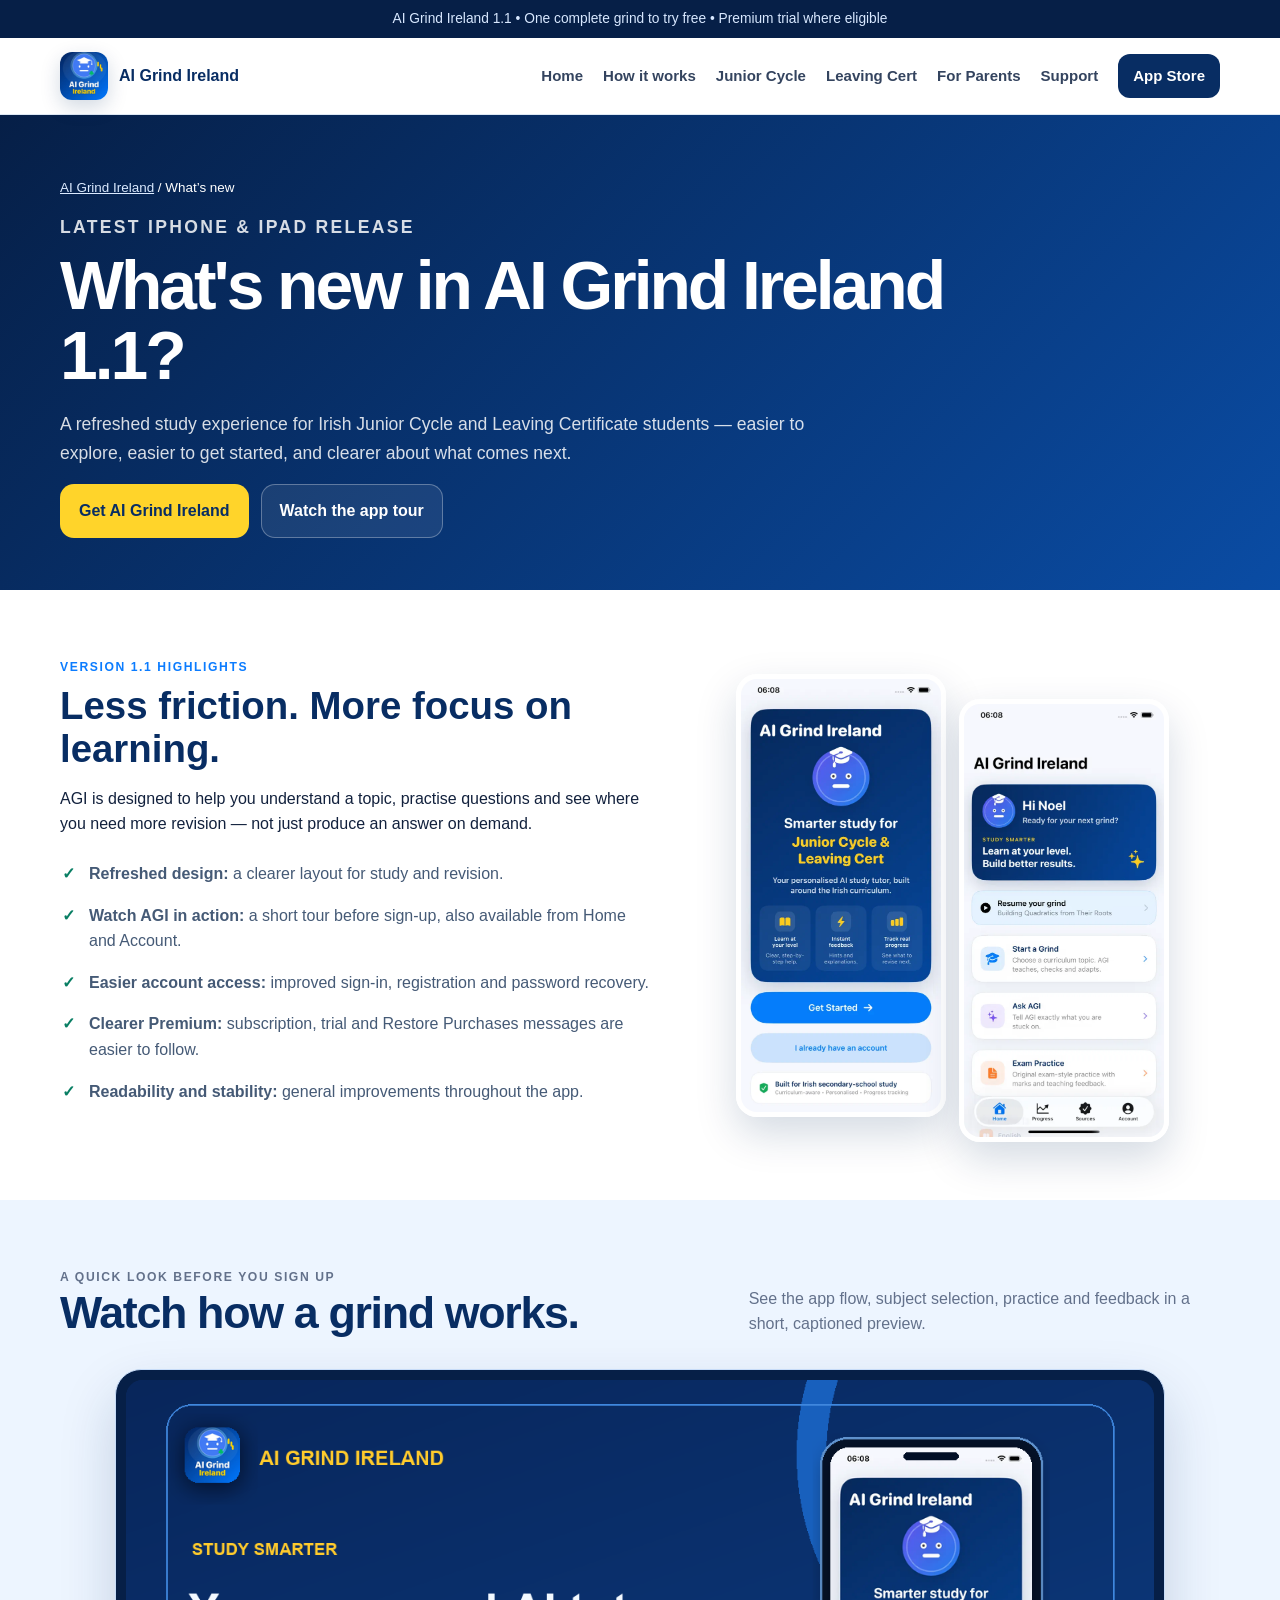
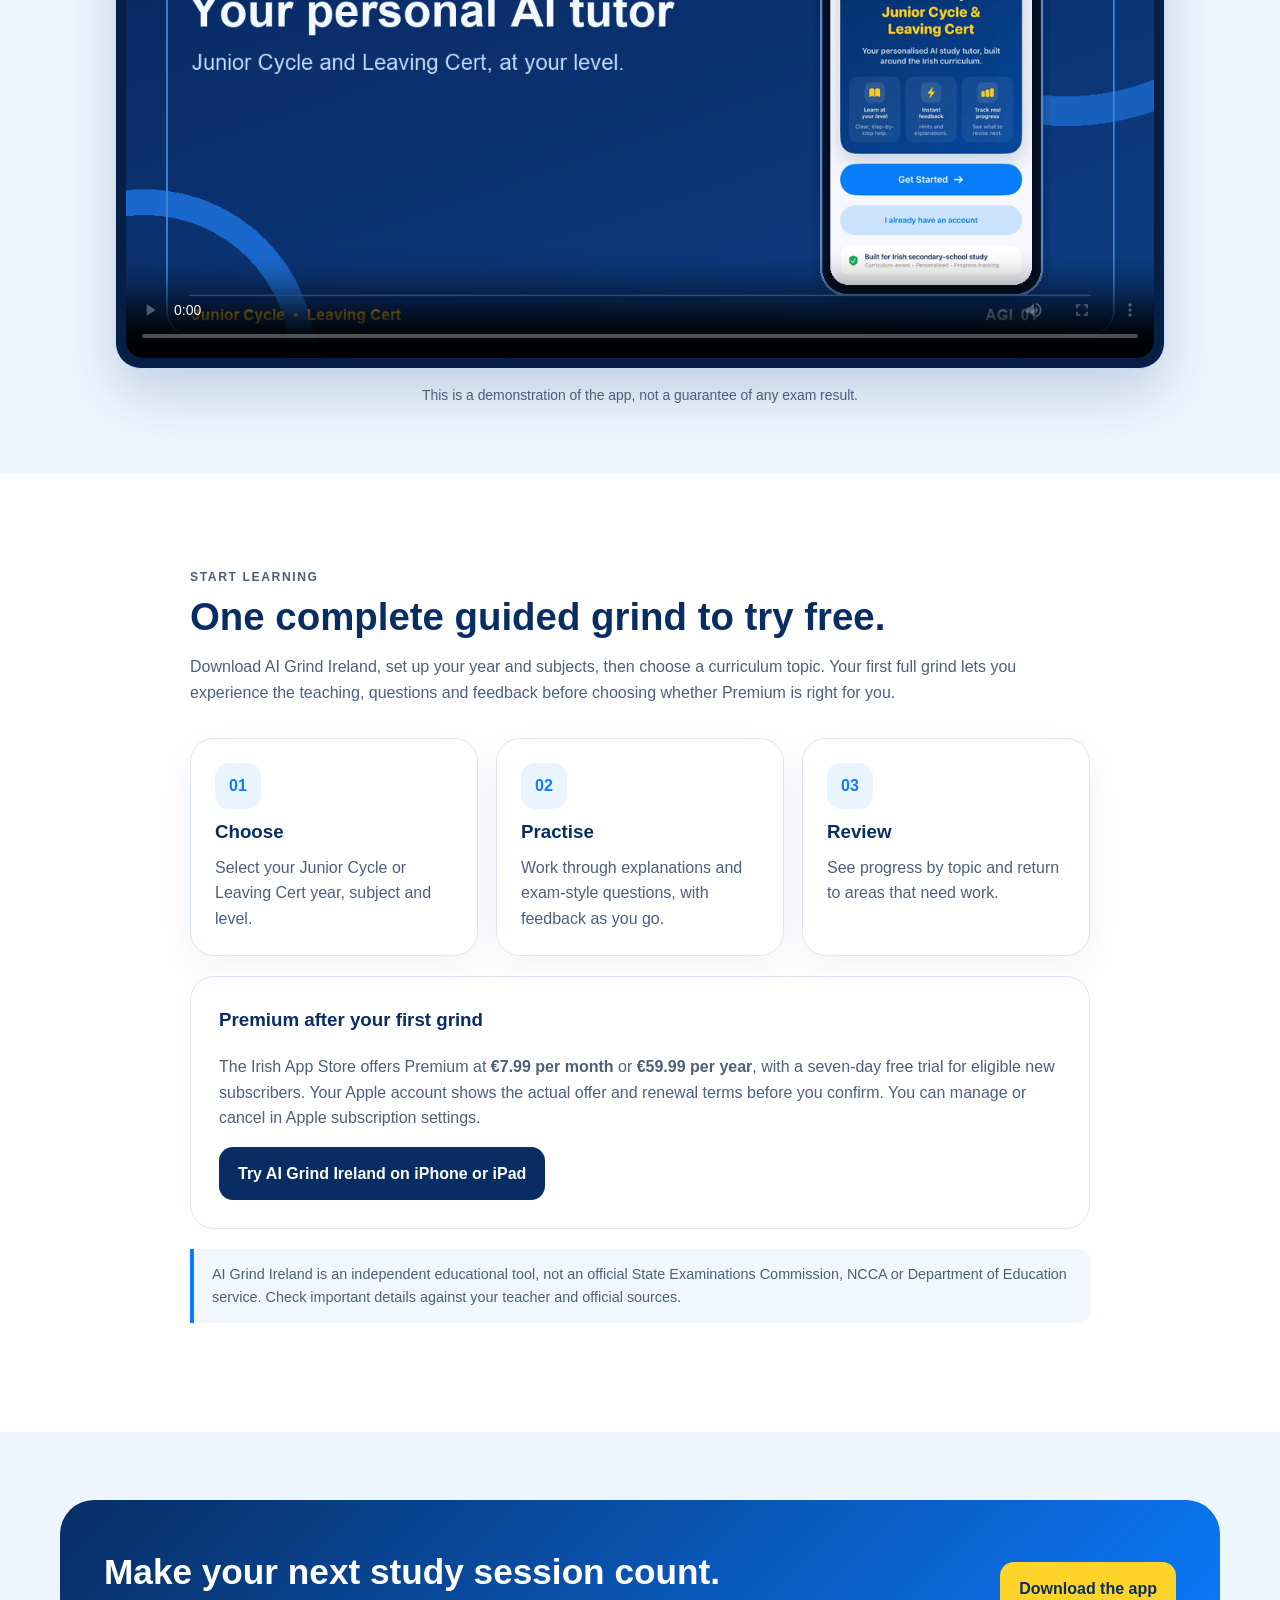
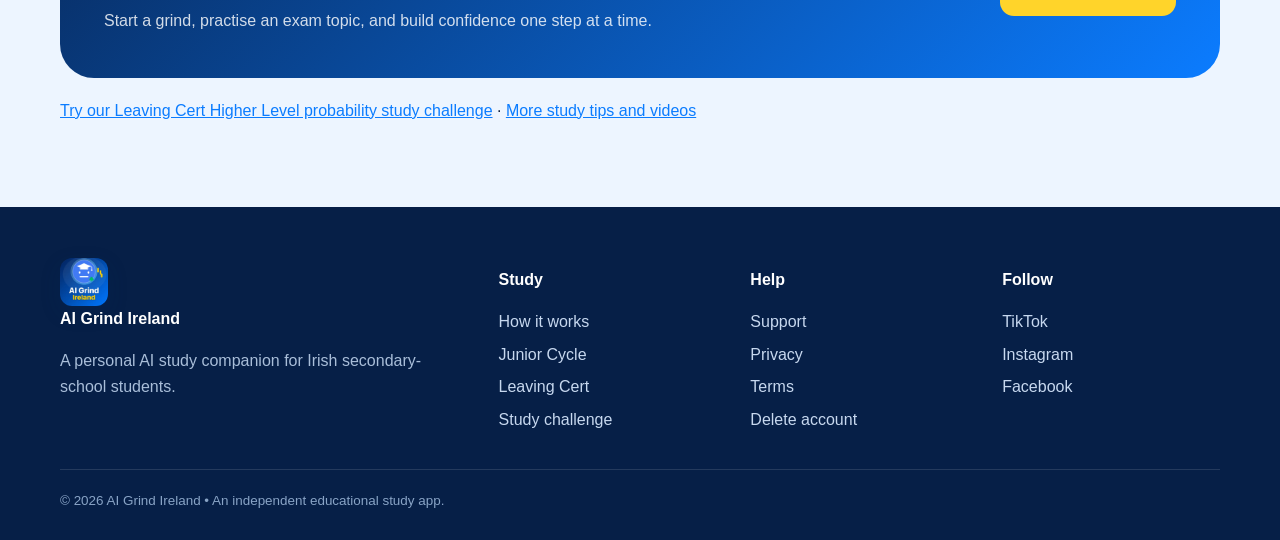
<file: whats-new.html>
<!doctype html>
<html lang="en-IE">
<head>
<meta charset="utf-8"><meta name="viewport" content="width=device-width,initial-scale=1">
<title>What's New in AI Grind Ireland 1.1 | Your Irish AI Study Tutor</title>
<meta name="description" content="See what's new in AI Grind Ireland 1.1: refreshed design, a video tour, easier account access and improved Premium information. One complete guided grind to try free.">
<meta name="robots" content="index,follow"><link rel="canonical" href="https://aigrindireland.ie/whats-new.html">
<meta property="og:type" content="article"><meta property="og:site_name" content="AI Grind Ireland"><meta property="og:title" content="What's new in AI Grind Ireland 1.1?"><meta property="og:description" content="A clearer way to study for Irish Junior Cycle and Leaving Cert, including a video tour and one free complete grind.">
<meta property="og:url" content="https://aigrindireland.ie/whats-new.html"><meta property="og:image" content="https://aigrindireland.ie/assets/app-icon.webp">
<meta name="twitter:card" content="summary_large_image"><meta name="theme-color" content="#082d63">
<link rel="icon" href="/assets/app-icon.webp"><link rel="stylesheet" href="/styles.css">
<script type="application/ld+json">{"@context":"https://schema.org","@type":"WebPage","name":"What's New in AI Grind Ireland 1.1","url":"https://aigrindireland.ie/whats-new.html","description":"Version 1.1 release highlights and how to get started.","about":{"@type":"SoftwareApplication","name":"AI Grind Ireland","softwareVersion":"1.1","url":"https://aigrindireland.ie/"}}</script>
</head>
<body>
<a class="skip" href="#main">Skip to content</a>
<div class="topline"><div class="container">AI Grind Ireland 1.1 • One complete grind to try free • Premium trial where eligible</div></div>
<header class="site-header"><div class="container navbar">
<a class="brand" href="/"><img src="/assets/app-icon.webp" alt="AI Grind Ireland app icon" width="48" height="48"><span>AI Grind Ireland</span></a>
<nav class="navlinks" aria-label="Main navigation"><a href="/">Home</a><a href="/how-it-works.html">How it works</a><a href="/junior-cycle.html">Junior Cycle</a><a href="/leaving-cert.html">Leaving Cert</a><a href="/parents.html">For Parents</a><a href="/support.html">Support</a><a class="nav-cta" href="https://apps.apple.com/ie/app/ai-grind-ireland/id6817309101" target="_blank" rel="noopener noreferrer">App Store</a></nav>
</div></header>
<main id="main">
<section class="page-hero"><div class="container"><div class="breadcrumb"><a href="/">AI Grind Ireland</a> / What’s new</div><p class="eyebrow">Latest iPhone &amp; iPad release</p><h1>What's new in AI Grind Ireland 1.1?</h1><p>A refreshed study experience for Irish Junior Cycle and Leaving Certificate students — easier to explore, easier to get started, and clearer about what comes next.</p><div class="inline-cta"><a class="btn btn-primary" href="https://apps.apple.com/ie/app/ai-grind-ireland/id6817309101" target="_blank" rel="noopener noreferrer">Get AI Grind Ireland</a><a class="btn btn-secondary" href="#tour">Watch the app tour</a></div></div></section>
<section class="section-white"><div class="container">
<div class="agi-two-col">
<div><p class="kicker">Version 1.1 highlights</p><h2 style="color:#082d63;font-size:clamp(2rem,3vw,3rem);line-height:1.1;margin:0 0 15px">Less friction. More focus on learning.</h2><p>AGI is designed to help you understand a topic, practise questions and see where you need more revision — not just produce an answer on demand.</p>
<ul class="agi-keypoints">
<li><strong>Refreshed design:</strong> a clearer layout for study and revision.</li>
<li><strong>Watch AGI in action:</strong> a short tour before sign-up, also available from Home and Account.</li>
<li><strong>Easier account access:</strong> improved sign-in, registration and password recovery.</li>
<li><strong>Clearer Premium:</strong> subscription, trial and Restore Purchases messages are easier to follow.</li>
<li><strong>Readability and stability:</strong> general improvements throughout the app.</li>
</ul></div>
<div class="agi-update-shots" aria-label="AI Grind Ireland app screens"><img src="/assets/welcome.webp" alt="AI Grind Ireland welcome screen" width="600" height="1299"><img src="/assets/home.webp" alt="AI Grind Ireland study home screen" width="600" height="1299"></div>
</div>
</div></section>
<section class="section-soft" id="tour"><div class="container"><div class="section-head"><div><p class="kicker">A quick look before you sign up</p><h2>Watch how a grind works.</h2></div><p>See the app flow, subject selection, practice and feedback in a short, captioned preview.</p></div><div class="agi-video-shell"><video controls playsinline preload="metadata" poster="/promo-preview/frame_01.png" aria-label="AI Grind Ireland app introduction video"><source src="/promo-preview/AIGrindIreland_Homepage_Preview.mp4" type="video/mp4"><track kind="captions" src="/promo-preview/captions.vtt" srclang="en" label="English captions" default>Your browser does not support video. <a href="/app-tour.html">Open the app tour page</a>.</video></div><p class="agi-video-note">This is a demonstration of the app, not a guarantee of any exam result.</p></div></section>
<section class="section-white"><div class="container agi-story">
<p class="kicker">Start learning</p><h2>One complete guided grind to try free.</h2><p>Download AI Grind Ireland, set up your year and subjects, then choose a curriculum topic. Your first full grind lets you experience the teaching, questions and feedback before choosing whether Premium is right for you.</p>
<div class="grid grid-3"><div class="card"><div class="icon">01</div><h3>Choose</h3><p>Select your Junior Cycle or Leaving Cert year, subject and level.</p></div><div class="card"><div class="icon">02</div><h3>Practise</h3><p>Work through explanations and exam-style questions, with feedback as you go.</p></div><div class="card"><div class="icon">03</div><h3>Review</h3><p>See progress by topic and return to areas that need work.</p></div></div>
<div class="agi-lesson"><h3>Premium after your first grind</h3><p>The Irish App Store offers Premium at <strong>€7.99 per month</strong> or <strong>€59.99 per year</strong>, with a seven-day free trial for eligible new subscribers. Your Apple account shows the actual offer and renewal terms before you confirm. You can manage or cancel in Apple subscription settings.</p><a class="btn btn-dark" href="https://apps.apple.com/ie/app/ai-grind-ireland/id6817309101" target="_blank" rel="noopener noreferrer">Try AI Grind Ireland on iPhone or iPad</a></div>
<p class="agi-learning-note">AI Grind Ireland is an independent educational tool, not an official State Examinations Commission, NCCA or Department of Education service. Check important details against your teacher and official sources.</p>
</div></section>
<section class="section-soft"><div class="container"><div class="cta"><div><h2>Make your next study session count.</h2><p>Start a grind, practise an exam topic, and build confidence one step at a time.</p></div><a class="btn btn-primary" href="https://apps.apple.com/ie/app/ai-grind-ireland/id6817309101" target="_blank" rel="noopener noreferrer">Download the app</a></div><p style="margin-top:20px"><a href="/leaving-cert-probability.html">Try our Leaving Cert Higher Level probability study challenge</a> · <a href="/video-tips.html">More study tips and videos</a></p></div></section>
</main>
<footer><div class="container"><div class="footer-grid"><div><a class="brand" href="/" style="color:#fff"><img src="/assets/app-icon.webp" alt="" width="48" height="48"><span>AI Grind Ireland</span></a><p>A personal AI study companion for Irish secondary-school students.</p></div><div><h3>Study</h3><a href="/how-it-works.html">How it works</a><a href="/junior-cycle.html">Junior Cycle</a><a href="/leaving-cert.html">Leaving Cert</a><a href="/leaving-cert-probability.html">Study challenge</a></div><div><h3>Help</h3><a href="/support.html">Support</a><a href="/privacy.html">Privacy</a><a href="/terms.html">Terms</a><a href="/delete-account.html">Delete account</a></div><div><h3>Follow</h3><a href="https://www.tiktok.com/@aigrindireland" target="_blank" rel="noopener noreferrer">TikTok</a><a href="https://www.instagram.com/aigrindireland/" target="_blank" rel="noopener noreferrer">Instagram</a><a href="https://www.facebook.com/profile.php?id=61596272470632" target="_blank" rel="noopener noreferrer">Facebook</a></div></div><div class="footer-bottom">© 2026 AI Grind Ireland • An independent educational study app.</div></div></footer>
</body></html>
</file>
<file: styles.css>
:root{
  --navy:#082d63;--navy2:#0b438e;--blue:#0b7cff;--sky:#eaf4ff;--pale:#f5f8fd;
  --yellow:#ffd42a;--ink:#12213d;--muted:#63718b;--line:#dce7f4;--white:#fff;
  --purple:#8057ee;--orange:#ff7a2a;--green:#16a36b;--shadow:0 24px 70px rgba(7,43,96,.14)
}
*{box-sizing:border-box}
html{scroll-behavior:smooth}
body{margin:0;font-family:-apple-system,BlinkMacSystemFont,"Segoe UI",Roboto,Helvetica,Arial,sans-serif;color:var(--ink);background:var(--pale);line-height:1.6;-webkit-font-smoothing:antialiased}
img{display:block;max-width:100%} a{color:var(--blue)}
.container{width:min(1160px,calc(100% - 38px));margin:auto}
.skip{position:absolute;left:-9999px}.skip:focus{left:16px;top:16px;z-index:99;background:#fff;padding:10px 14px;border-radius:10px}
.topline{background:#061f47;color:#d8e8ff;font-size:.86rem;text-align:center}.topline .container{padding:8px 0}
.site-header{position:sticky;top:0;z-index:30;background:rgba(255,255,255,.95);backdrop-filter:blur(16px);border-bottom:1px solid rgba(220,231,244,.95)}
.navbar{display:flex;align-items:center;gap:22px;min-height:76px}
.brand{display:flex;align-items:center;gap:11px;text-decoration:none;color:var(--navy);font-weight:900;white-space:nowrap}
.brand img{width:48px;height:48px;border-radius:12px;box-shadow:0 7px 20px rgba(7,43,96,.18)}
.navlinks{display:flex;align-items:center;justify-content:flex-end;gap:20px;margin-left:auto}
.navlinks a{text-decoration:none;color:#34445f;font-weight:750;font-size:.94rem}.navlinks a:hover{color:var(--blue)}
.navlinks .nav-cta{background:var(--navy);color:#fff;padding:10px 15px;border-radius:12px}
.hero{position:relative;overflow:hidden;background:linear-gradient(135deg,#061f47 0%,#0a3d82 52%,#0b7cff 100%);color:#fff;padding:72px 0 66px}
.hero:before{content:"";position:absolute;width:620px;height:620px;border-radius:50%;right:-220px;top:-300px;background:rgba(255,255,255,.075)}
.hero-grid{position:relative;z-index:1;display:grid;grid-template-columns:1.02fr .98fr;gap:50px;align-items:center}
.eyebrow,.kicker{margin:0 0 10px;font-size:.76rem;letter-spacing:.13em;text-transform:uppercase;font-weight:900;color:var(--yellow)}
.hero h1,.page-hero h1{margin:0 0 20px;font-size:clamp(2.7rem,5.3vw,4.8rem);line-height:1.03;letter-spacing:-.045em}
.hero .lead{font-size:1.18rem;max-width:700px;color:rgba(255,255,255,.86);margin:0 0 24px}
.hero-badges{display:flex;flex-wrap:wrap;gap:9px;margin:0 0 27px}.hero-badges span{border:1px solid rgba(255,255,255,.2);background:rgba(255,255,255,.08);padding:8px 11px;border-radius:999px;font-size:.84rem;font-weight:800}
.actions,.inline-cta{display:flex;gap:12px;flex-wrap:wrap}.btn{display:inline-flex;align-items:center;justify-content:center;text-decoration:none;font-weight:900;border-radius:14px;padding:13px 18px;border:1px solid transparent}
.btn-primary{background:var(--yellow);color:#082d63}.btn-secondary{color:#fff;border-color:rgba(255,255,255,.3);background:rgba(255,255,255,.08)}
.btn-dark{background:var(--navy);color:#fff}.btn-outline{background:#fff;color:var(--navy);border-color:var(--line)}
.smallprint{font-size:.84rem;color:rgba(255,255,255,.66);margin-top:13px}
.hero-showcase{position:relative;min-height:590px}
.shot{position:absolute;border-radius:32px;border:7px solid #fff;background:#fff;box-shadow:0 35px 80px rgba(0,0,0,.30);overflow:hidden}
.shot img{width:100%;height:100%;object-fit:cover}
.shot-main{width:270px;height:585px;left:24px;top:0;z-index:3}
.shot-side{width:222px;height:482px;right:6px;top:64px;z-index:2;transform:rotate(5deg)}
.app-icon-float{position:absolute;right:182px;top:-4px;width:92px;height:92px;border-radius:22px;box-shadow:0 16px 36px rgba(0,0,0,.25);z-index:4}
section{padding:68px 0}.section-white{background:#fff}.section-soft{background:#edf5ff}
.section-head{display:grid;grid-template-columns:1fr .72fr;gap:34px;align-items:end;margin-bottom:32px}
.section-head h2,.content h2{font-size:clamp(2rem,3.5vw,3rem);line-height:1.1;letter-spacing:-.03em;color:var(--navy);margin:0}
.section-head p{color:var(--muted);margin:0}.kicker{color:var(--blue);margin-bottom:8px}
.grid{display:grid;gap:18px}.grid-2{grid-template-columns:repeat(2,1fr)}.grid-3{grid-template-columns:repeat(3,1fr)}.grid-4{grid-template-columns:repeat(4,1fr)}
.card{background:#fff;border:1px solid var(--line);border-radius:24px;padding:24px;box-shadow:0 12px 35px rgba(7,43,96,.055)}
.card h3{color:var(--navy);margin:8px 0}.card p{color:var(--muted);margin:0}.icon{width:46px;height:46px;border-radius:14px;display:grid;place-items:center;background:var(--sky);font-weight:900;color:var(--blue)}
.trust-strip{display:grid;grid-template-columns:repeat(4,1fr);gap:1px;background:var(--line);border:1px solid var(--line);border-radius:22px;overflow:hidden}
.trust-strip div{background:#fff;padding:22px;text-align:center}.trust-strip strong{display:block;color:var(--navy);font-size:1.04rem}.trust-strip span{color:var(--muted);font-size:.86rem}
.app-gallery{display:grid;grid-template-columns:repeat(4,1fr);gap:20px;align-items:start}
.gallery-item{background:#fff;border:1px solid var(--line);border-radius:28px;padding:14px;box-shadow:var(--shadow)}
.gallery-item img{width:100%;border-radius:20px}.gallery-item strong{display:block;margin:14px 6px 2px;color:var(--navy)}.gallery-item span{display:block;margin:0 6px 6px;color:var(--muted);font-size:.88rem}
.gallery-item:nth-child(2){margin-top:42px}.gallery-item:nth-child(4){margin-top:42px}
.feature-row{display:grid;grid-template-columns:.82fr 1.18fr;gap:48px;align-items:center}
.feature-row.reverse{grid-template-columns:1.18fr .82fr}.feature-row.reverse .feature-copy{order:2}
.feature-screen{max-width:330px;margin:auto;background:#fff;border:1px solid var(--line);border-radius:34px;padding:12px;box-shadow:var(--shadow)}
.feature-screen img{border-radius:24px}.feature-copy h2{font-size:clamp(2rem,3vw,2.8rem);line-height:1.08;color:var(--navy);margin:5px 0 14px}.feature-copy p{color:var(--muted);font-size:1.05rem}
.points{display:grid;gap:10px;margin-top:20px}.point{display:flex;gap:11px;align-items:flex-start}.tick{flex:0 0 28px;width:28px;height:28px;border-radius:50%;display:grid;place-items:center;background:#e6f7ef;color:var(--green);font-weight:900}
.parent-panel{background:linear-gradient(135deg,#fff,#eff7ff);border:1px solid var(--line);border-radius:30px;padding:34px;display:grid;grid-template-columns:1fr .78fr;gap:28px;align-items:center}
.parent-panel h2{font-size:2.3rem;line-height:1.12;color:var(--navy);margin:0 0 12px}.parent-panel p{color:var(--muted)}
.confidence-box{background:var(--navy);color:#fff;border-radius:24px;padding:27px}.confidence-box p{color:rgba(255,255,255,.8);margin-bottom:0}.confidence-box strong{font-size:1.1rem}
.programmes{display:flex;flex-wrap:wrap;gap:9px}.programmes span{padding:9px 12px;background:#fff;border:1px solid var(--line);border-radius:999px;font-size:.87rem;font-weight:750;color:#45536d}
.pricing{display:grid;grid-template-columns:1fr 1fr;gap:20px;max-width:850px;margin:auto}.price-card{background:#fff;border:1px solid var(--line);border-radius:28px;padding:30px;position:relative}.price-card.best{border:2px solid var(--blue);box-shadow:var(--shadow)}.price-card .tag{position:absolute;right:20px;top:20px;background:var(--yellow);color:var(--navy);font-weight:900;font-size:.75rem;padding:6px 9px;border-radius:999px}.price{font-size:2.7rem;font-weight:900;color:var(--navy);letter-spacing:-.04em}.price small{font-size:.95rem;color:var(--muted);letter-spacing:0}.checks{list-style:none;padding:0;margin:18px 0}.checks li{position:relative;padding-left:26px;margin:9px 0;color:#45536d}.checks li:before{content:"✓";position:absolute;left:0;color:var(--green);font-weight:900}
.faq{max-width:900px;margin:auto}.faq details{background:#fff;border:1px solid var(--line);border-radius:18px;margin:12px 0;padding:0 20px}.faq summary{cursor:pointer;padding:18px 0;font-weight:850;color:var(--navy)}.faq p{color:var(--muted);margin-top:0;padding-bottom:18px}
.cta{background:linear-gradient(135deg,var(--navy),var(--blue));color:#fff;border-radius:34px;padding:44px;display:grid;grid-template-columns:1fr auto;gap:30px;align-items:center}.cta h2{font-size:2.2rem;margin:0 0 8px}.cta p{margin:0;color:rgba(255,255,255,.82)}
.page-hero{background:linear-gradient(135deg,#061f47,#0a4ca4);color:#fff;padding:62px 0 52px}.page-hero h1{max-width:920px}.page-hero p{max-width:800px;color:rgba(255,255,255,.84);font-size:1.1rem}.breadcrumb{font-size:.84rem;margin-bottom:14px}.breadcrumb a{color:#dbeaff}
.content{max-width:900px;margin:auto}.content h2{margin-top:1.6em}.content h3{color:var(--navy)}.content p,.content li{color:#4f5f79}.content .card,.legal-card{margin:22px 0}
.note{background:#eef7ff;border:1px solid #cfe3fb;border-radius:18px;padding:18px;color:#36516f}.note strong{color:var(--navy)}
.legal-card{background:#fff;border:1px solid var(--line);border-radius:22px;padding:24px}.legal-card h2{font-size:1.4rem;margin-top:0}
footer{background:#061f47;color:#c7d8ef;padding:44px 0 28px}.footer-grid{display:grid;grid-template-columns:1.3fr repeat(3,.7fr);gap:34px}.footer-grid h3{color:#fff;font-size:1rem}.footer-grid a{display:block;color:#c7d8ef;text-decoration:none;margin:7px 0}.footer-grid p{color:#a9bed9}.footer-bottom{border-top:1px solid rgba(255,255,255,.12);margin-top:30px;padding-top:20px;color:#89a4c6;font-size:.84rem}
@media(max-width:920px){
 .hero-grid,.section-head,.parent-panel,.cta,.feature-row,.feature-row.reverse,.footer-grid{grid-template-columns:1fr}
 .grid-4,.app-gallery{grid-template-columns:repeat(2,1fr)}.grid-3{grid-template-columns:1fr 1fr}
 .hero-showcase{min-height:520px;max-width:560px;margin:auto}.shot-main{left:11%}.shot-side{right:10%}
 .feature-row.reverse .feature-copy{order:0}.navlinks a:not(.nav-cta){display:none}
}
@media(max-width:650px){
 .container{width:min(100% - 28px,1160px)}.hero{padding:54px 0 48px}.hero h1{font-size:2.65rem}
 .hero-showcase{min-height:450px}.shot-main{width:205px;height:444px;left:2%}.shot-side{width:172px;height:373px;right:0;top:44px}.app-icon-float{width:72px;height:72px;right:130px}
 .grid-2,.grid-3,.grid-4,.app-gallery,.pricing{grid-template-columns:1fr}.gallery-item:nth-child(2),.gallery-item:nth-child(4){margin-top:0}
 .trust-strip{grid-template-columns:1fr 1fr}section{padding:52px 0}.navbar{min-height:68px}.brand img{width:42px;height:42px}.brand span{font-size:.94rem}
}

/* Mobile overflow safeguards */
body{overflow-x:hidden}
.hero-grid>*{min-width:0}
@media(max-width:650px){
  .hero h1{font-size:2.35rem;line-height:1.05;overflow-wrap:break-word}
  .hero .lead{font-size:1rem}
  .actions{display:grid;grid-template-columns:1fr;width:100%}
  .actions .btn{width:100%;text-align:center}
  .hero-badges{gap:7px}
  .hero-badges span{font-size:.78rem;padding:7px 9px}
  .navlinks .nav-cta{font-size:.82rem;padding:8px 10px}
  .brand{min-width:0}
  .brand span{font-size:.9rem}
  .hero-showcase{margin-top:12px}
}
/* AGI video tour — accessible, responsive, no autoplay or third-party embeds */
.agi-video-section{padding-top:44px;padding-bottom:66px}
.agi-video-shell{max-width:1050px;margin:auto;padding:10px;border:1px solid #c7dcf8;border-radius:26px;background:#061f47;box-shadow:0 25px 55px rgba(7,43,96,.18);overflow:hidden}
.agi-video-shell video{display:block;width:100%;height:auto;aspect-ratio:16/9;background:#092b64;border-radius:17px}
.agi-video-shell video:focus-visible{outline:3px solid #ffca2d;outline-offset:3px}
.agi-video-note{max-width:860px;margin:16px auto 0;color:#4a5d78;text-align:center;font-size:.87rem;line-height:1.5}
@media(max-width:620px){.agi-video-section{padding:42px 0}.agi-video-shell{padding:5px;border-radius:15px}.agi-video-shell video{border-radius:10px}}

/* November 2026 release highlights and topic guides */
.agi-update-section{background:linear-gradient(160deg,#f6faff,#eaf3ff);padding:58px 0 62px;border-bottom:1px solid #d9e5f8}
.agi-update-layout{display:grid;grid-template-columns:1.05fr .95fr;gap:38px;align-items:center}
.agi-update-layout h2{margin:0 0 16px;color:#082d63;line-height:1.08;letter-spacing:-.04em;font-size:clamp(2rem,3.3vw,3rem)}
.agi-update-layout>div>p:not(.kicker){max-width:640px;color:#435b79;margin:0 0 20px}
.agi-update-steps{display:grid;gap:10px}
.agi-update-steps>div{display:flex;align-items:center;gap:16px;padding:17px 20px;background:#fff;border:1px solid #d6e7fc;border-radius:17px;box-shadow:0 8px 26px #072b6010}
.agi-update-steps>div>span{display:grid;place-items:center;flex:0 0 44px;width:44px;height:44px;border-radius:13px;background:#e9f3ff;color:#0c55ad;font-weight:900}
.agi-update-steps p{margin:0;color:#536984;font-size:.93rem;line-height:1.4}
.agi-update-steps strong{color:#082d63;font-size:1.02rem}
.agi-story{max-width:900px;margin:0 auto;padding:26px 0}
.agi-story h2{color:#082d63;line-height:1.12;font-size:clamp(1.7rem,3vw,2.5rem);margin:0 0 15px}
.agi-story p{color:#4c607b}
.agi-story .card{margin-top:16px}
.agi-two-col{display:grid;grid-template-columns:1.05fr .95fr;align-items:center;gap:34px}
.agi-update-shots{display:flex;gap:13px;justify-content:center;align-items:start}
.agi-update-shots img{display:block;max-width:48%;width:210px;height:auto;border:5px solid #fff;border-radius:21px;box-shadow:0 17px 40px rgba(5,39,86,.17)}
.agi-update-shots img:nth-child(2){transform:translateY(25px)}
.agi-keypoints{list-style:none;padding:0;margin:16px 0 20px}
.agi-keypoints li{padding:8px 0 8px 29px;position:relative;color:#455a76}
.agi-keypoints li:before{position:absolute;left:2px;top:8px;content:'✓';font-weight:900;color:#087e63}
.agi-lesson{background:#fff;border:1px solid #dce7f4;border-radius:24px;padding:28px;margin:20px 0}
.agi-lesson h2,.agi-lesson h3{margin-top:0;color:#082d63}
.agi-lesson p{color:#4c607b}
.agi-math{display:block;text-align:center;padding:19px 12px;border-radius:17px;background:#eaf4ff;color:#082d63;font-size:clamp(1.1rem,2vw,1.65rem);font-weight:850;overflow-wrap:anywhere}
.agi-video-panel{max-width:360px;margin:20px auto}
.agi-video-panel video{display:block;width:100%;height:auto;aspect-ratio:9/16;object-fit:contain;border-radius:22px;background:#051f3f;box-shadow:0 23px 60px #061f4780}
.agi-video-panel video:focus-visible{outline:3px solid #ffd42a;outline-offset:4px}
.agi-learning-note{font-size:.9rem;color:#566b86;background:#f1f7ff;border-left:4px solid #0b7cff;padding:14px 18px;border-radius:0 12px 12px 0}
@media(max-width:870px){.agi-update-layout,.agi-two-col{grid-template-columns:1fr}.agi-update-section{padding:46px 0}.agi-update-steps{max-width:720px}}
@media(max-width:620px){.agi-story{padding:12px 0}.agi-lesson{padding:20px 17px}.agi-update-steps>div{padding:14px 16px}.agi-update-shots img{width:175px}}
</file>
